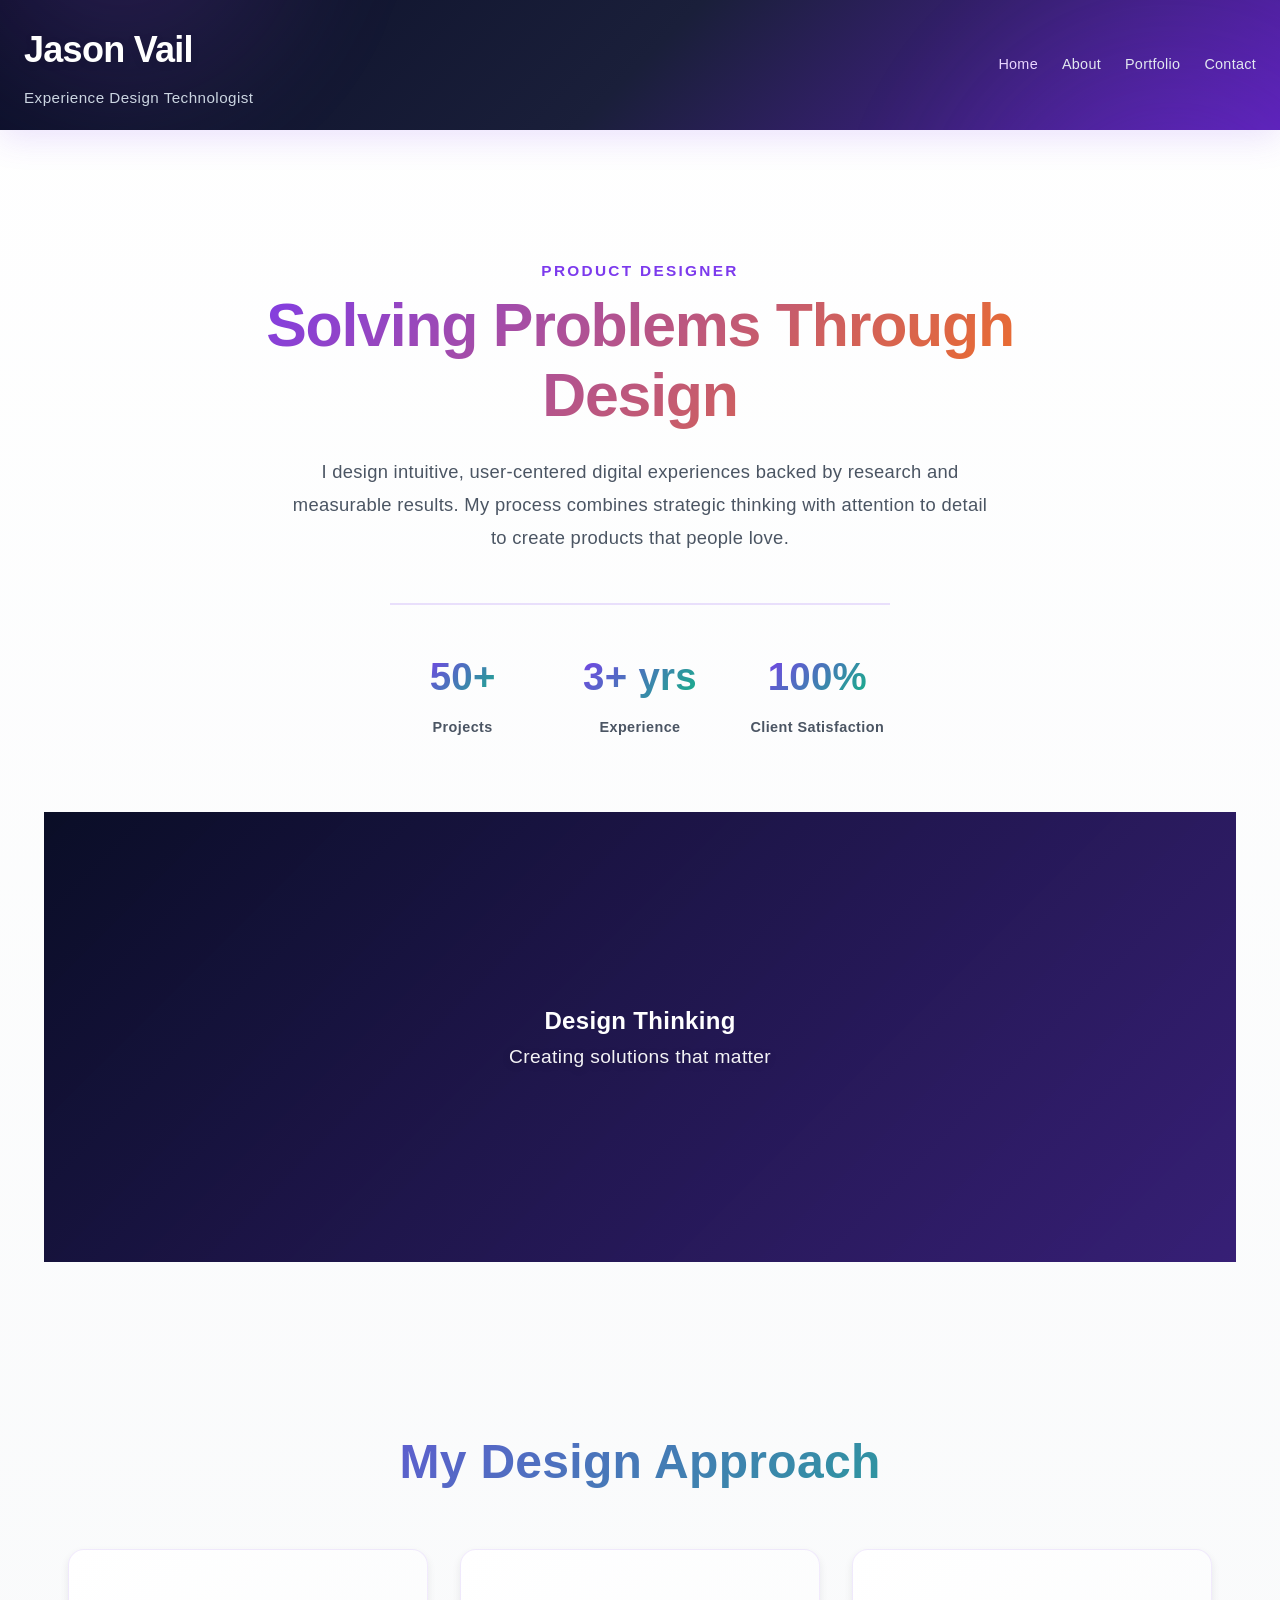
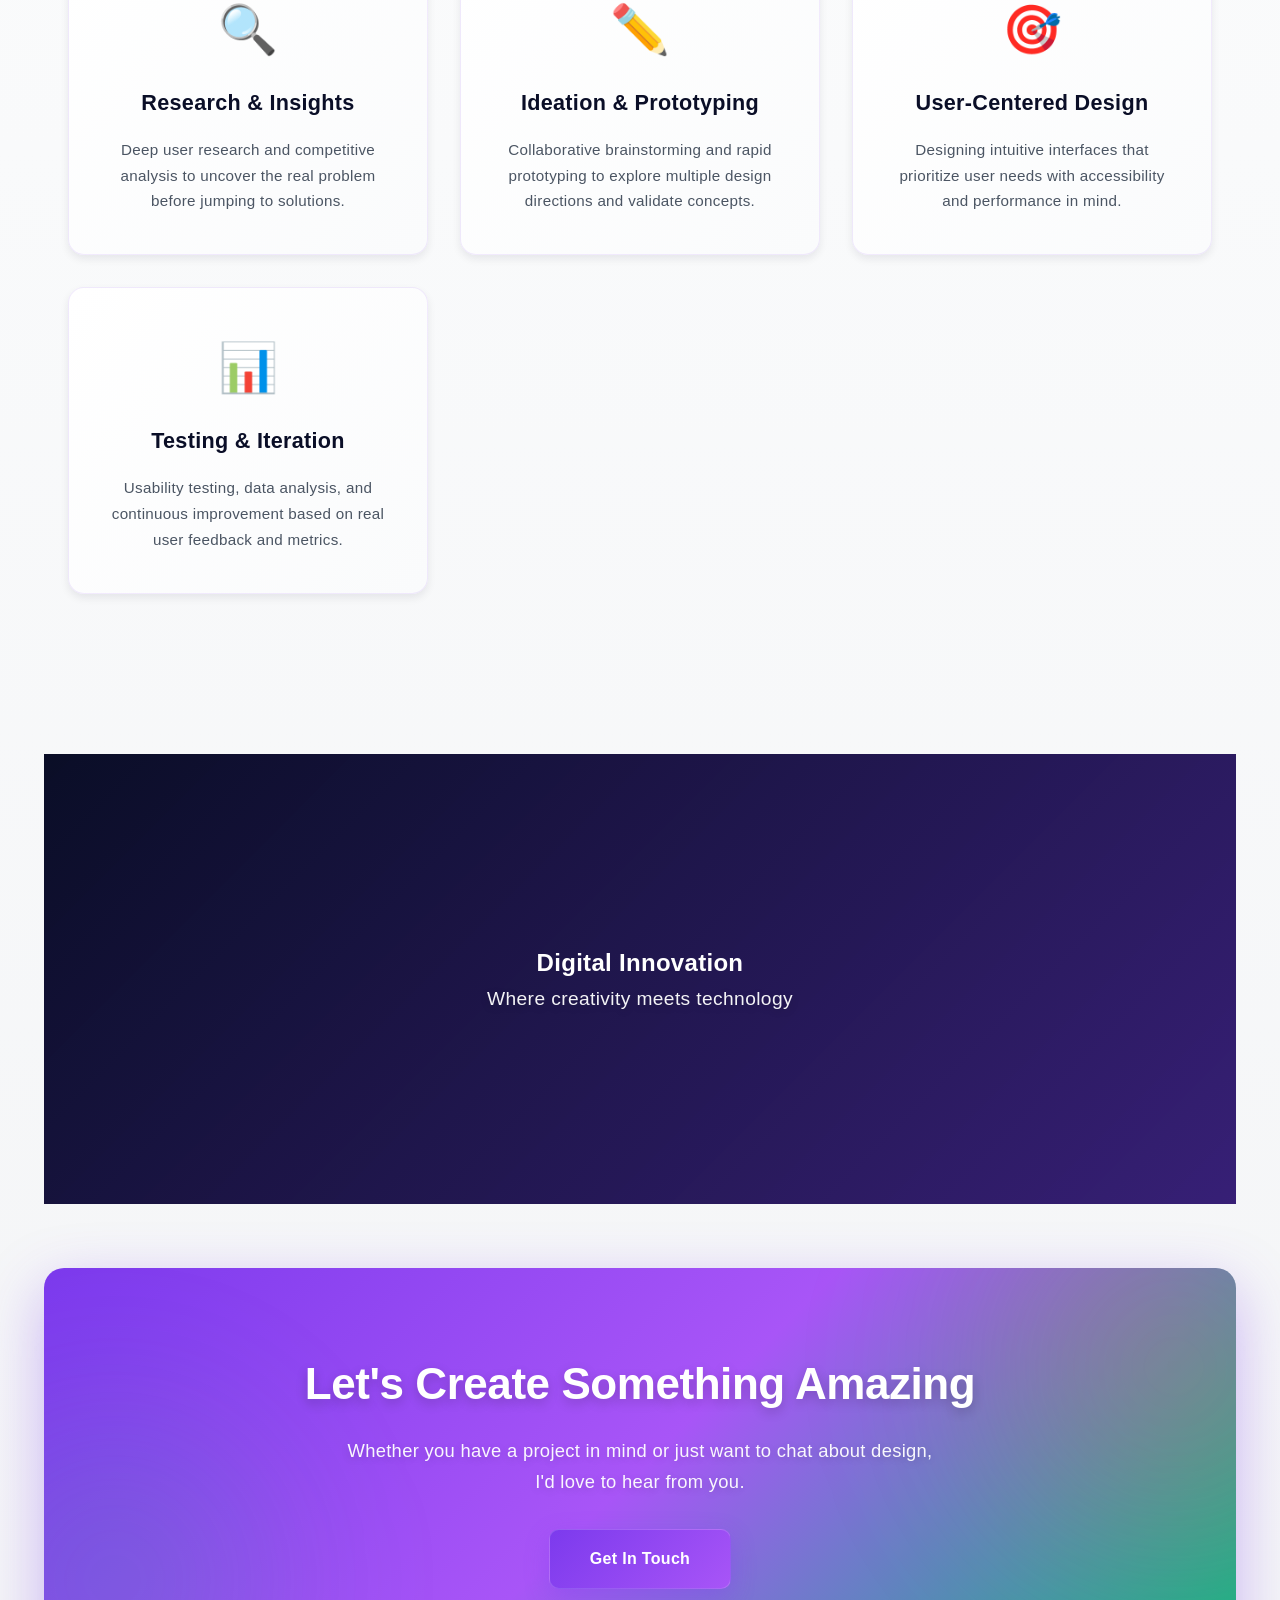
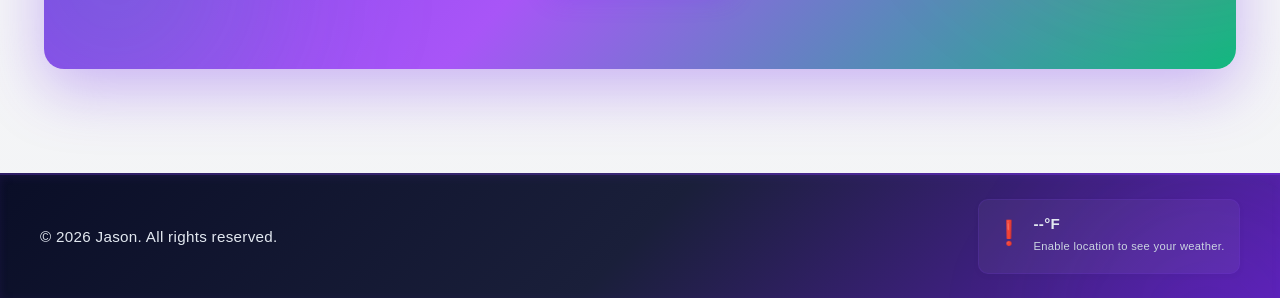
<file: index.html>
<!DOCTYPE html>
<html lang="en">
<head>
    <meta charset="UTF-8">
    <meta name="viewport" content="width=device-width, initial-scale=1.0">
    <meta name="description" content="Jason - Product Designer. Designing user-centered digital experiences backed by research and measurable results.">
    <title>Jason - Product Designer | UX Portfolio</title>
    <link rel="stylesheet" href="styles/styles.css">
    <!-- Preload critical background images -->
    <link rel="preload" as="image" href="https://images.unsplash.com/photo-1561070791-2526d30994b5?w=1200&h=600&fit=crop" media="(min-width: 768px)">
    <link rel="preload" as="image" href="https://images.unsplash.com/photo-1552664730-d307ca884978?w=1200&h=600&fit=crop" media="(min-width: 768px)">
</head>
<body>
    <div id="header-placeholder"></div>
    <main>
        <section class="hero" aria-label="Hero section">
            <div class="hero-content">
                <h1>Product Designer</h1>
                <h2>Solving Problems Through Design</h2>
                <p>I design intuitive, user-centered digital experiences backed by research and measurable results. My process combines strategic thinking with attention to detail to create products that people love.</p>
                <div class="hero-stats" aria-label="Key statistics">
                    <div class="hero-stat">
                        <span class="stat-number" aria-label="Fifty plus">50+</span>
                        <span class="stat-label">Projects</span>
                    </div>
                    <div class="hero-stat">
                        <span class="stat-number" aria-label="Three years plus">3+ yrs</span>
                        <span class="stat-label">Experience</span>
                    </div>
                    <div class="hero-stat">
                        <span class="stat-number" aria-label="One hundred percent">100%</span>
                        <span class="stat-label">Client Satisfaction</span>
                    </div>
                </div>
            </div>
        </section>

        <!-- Parallax Section 1 -->
        <section class="parallax-section" style="background-image: url('https://images.unsplash.com/photo-1561070791-2526d30994b5?w=1200&h=600&fit=crop'); background-attachment: fixed;" aria-label="Design thinking section">
            <div class="parallax-overlay"></div>
            <div class="parallax-content">
                <h2>Design Thinking</h2>
                <p>Creating solutions that matter</p>
            </div>
        </section>

        <!-- Services Overview -->
        <section class="services-overview" aria-label="Design approach and services">
            <h2>My Design Approach</h2>
            <div class="services-grid">
                <div class="service-card">
                    <div class="service-icon" aria-label="Search icon">🔍</div>
                    <h3>Research & Insights</h3>
                    <p>Deep user research and competitive analysis to uncover the real problem before jumping to solutions.</p>
                </div>
                <div class="service-card">
                    <div class="service-icon" aria-label="Pencil icon">✏️</div>
                    <h3>Ideation & Prototyping</h3>
                    <p>Collaborative brainstorming and rapid prototyping to explore multiple design directions and validate concepts.</p>
                </div>
                <div class="service-card">
                    <div class="service-icon" aria-label="Target icon">🎯</div>
                    <h3>User-Centered Design</h3>
                    <p>Designing intuitive interfaces that prioritize user needs with accessibility and performance in mind.</p>
                </div>
                <div class="service-card">
                    <div class="service-icon" aria-label="Chart icon">📊</div>
                    <h3>Testing & Iteration</h3>
                    <p>Usability testing, data analysis, and continuous improvement based on real user feedback and metrics.</p>
                </div>
            </div>
        </section>

        <!-- Parallax Section 2 -->
        <section class="parallax-section" style="background-image: url('https://images.unsplash.com/photo-1552664730-d307ca884978?w=1200&h=600&fit=crop'); background-attachment: fixed;" aria-label="Digital innovation section">
            <div class="parallax-overlay"></div>
            <div class="parallax-content">
                <h2>Digital Innovation</h2>
                <p>Where creativity meets technology</p>
            </div>
        </section>

        <!-- CTA Section -->
        <section class="cta-section" aria-label="Call to action section">
            <h2>Let's Create Something Amazing</h2>
            <p>Whether you have a project in mind or just want to chat about design, I'd love to hear from you.</p>
            <a href="pages/contact.html" class="cta-button" aria-label="Navigate to contact page to get in touch">Get In Touch</a>
        </section>
    </main>

    <div id="footer-placeholder"></div>
    <script src="scripts/header-loader.js" defer></script>
    <script src="scripts/footer-loader.js" defer></script>
    <script src="scripts/image-optimization.js" defer></script>
    <script src="scripts/parallax.js" defer></script>
</body>
</html>
</file>
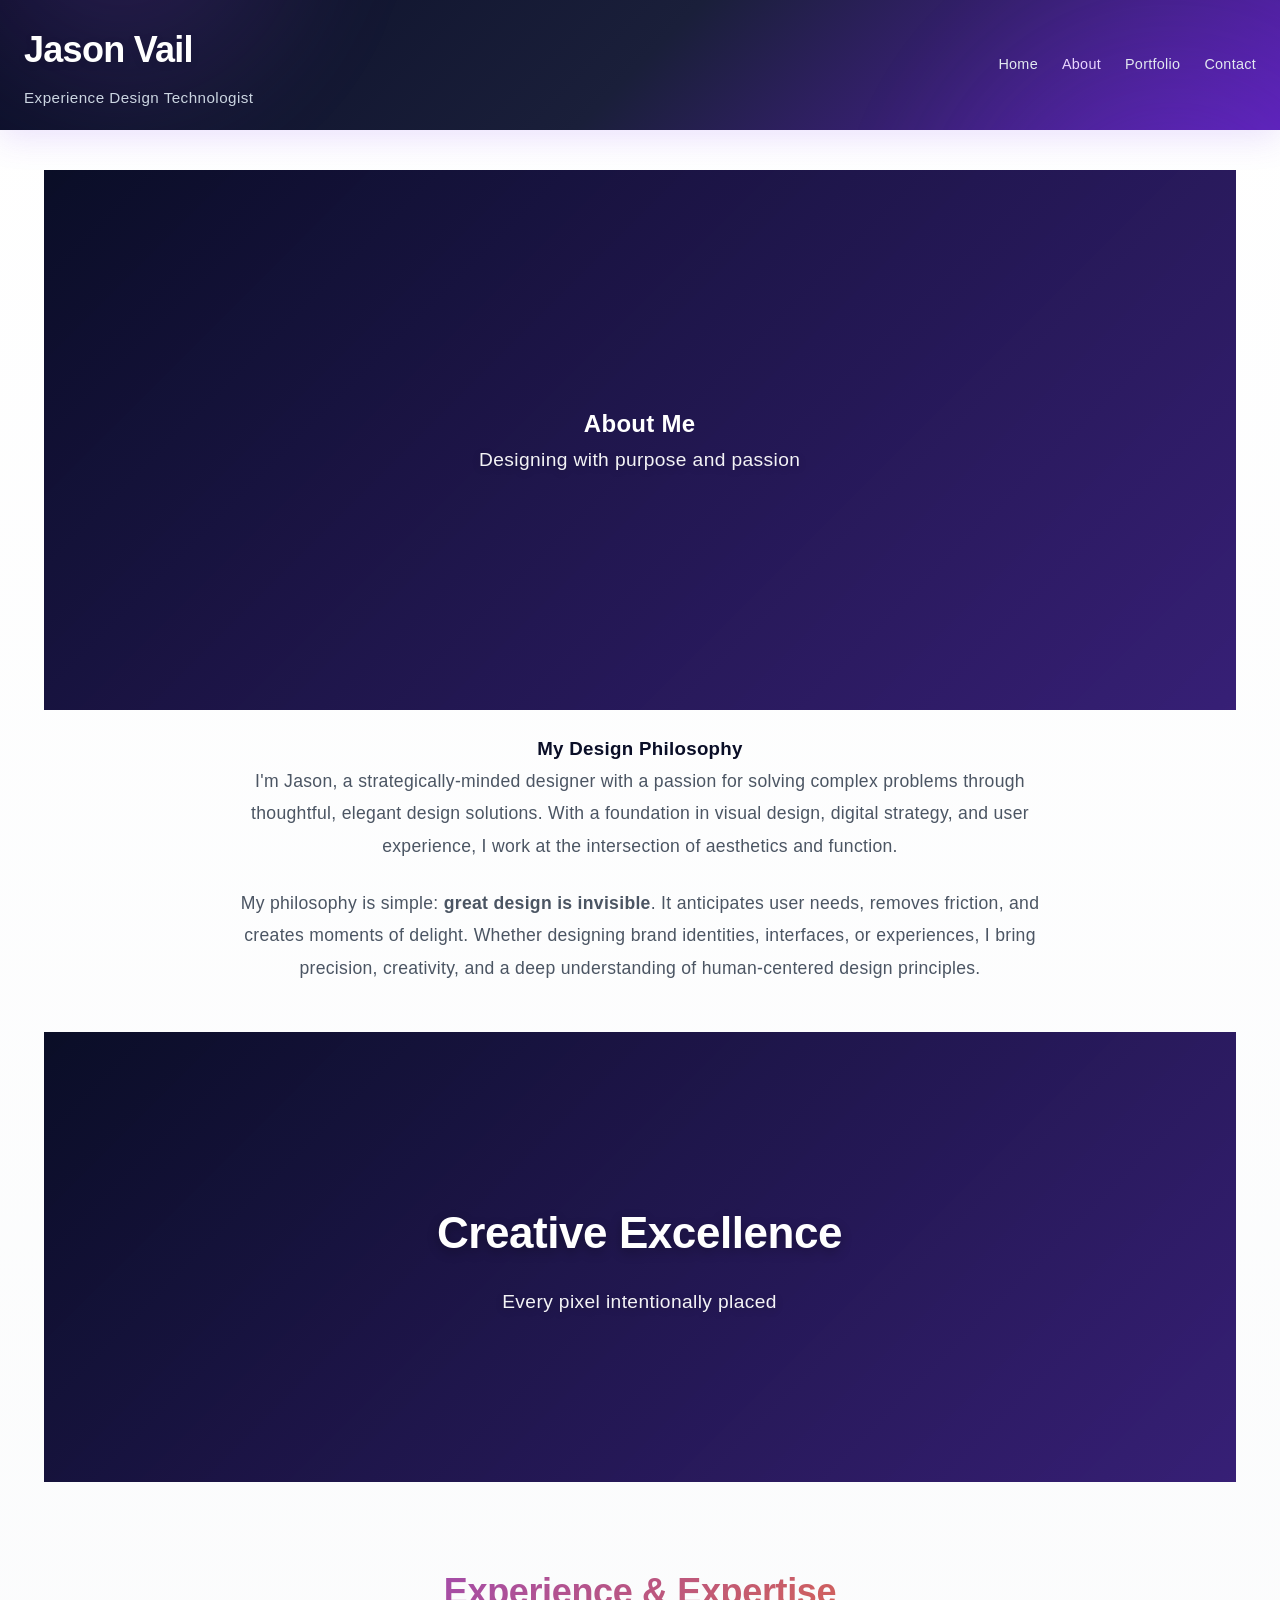
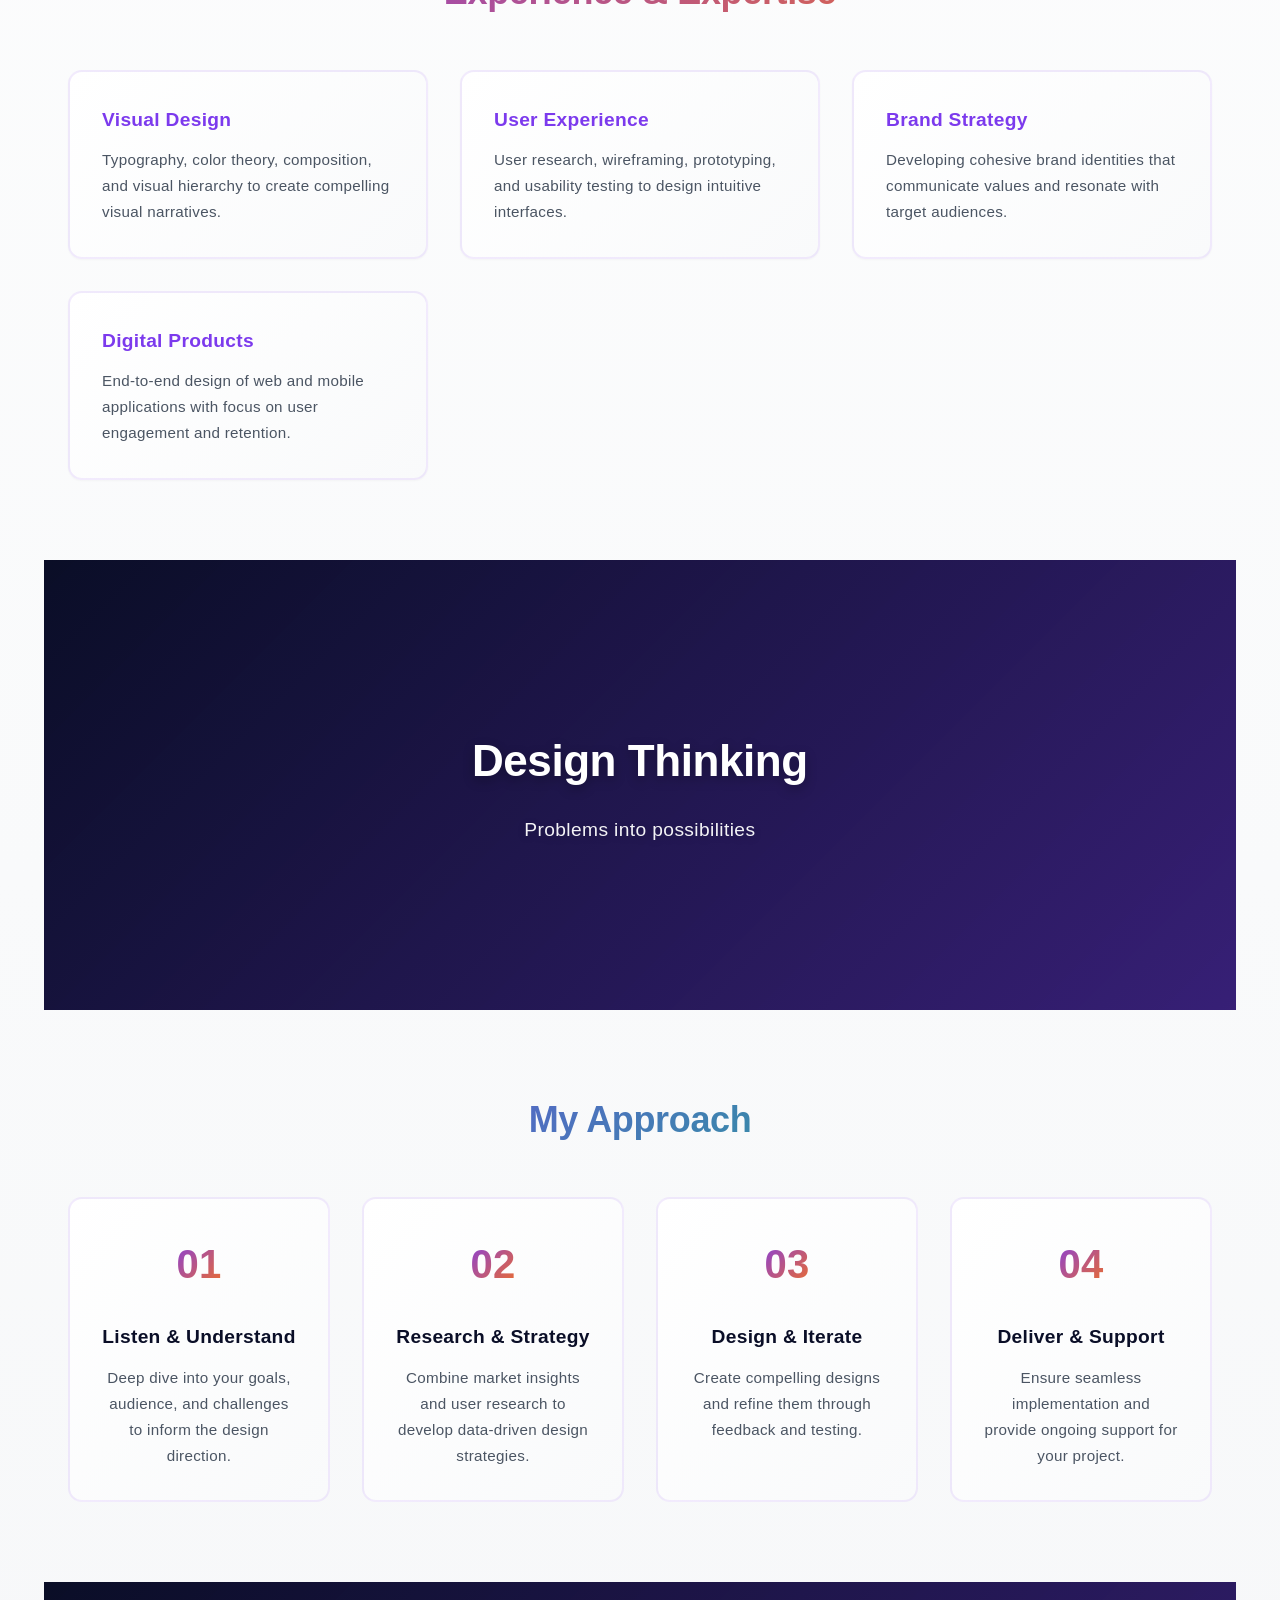
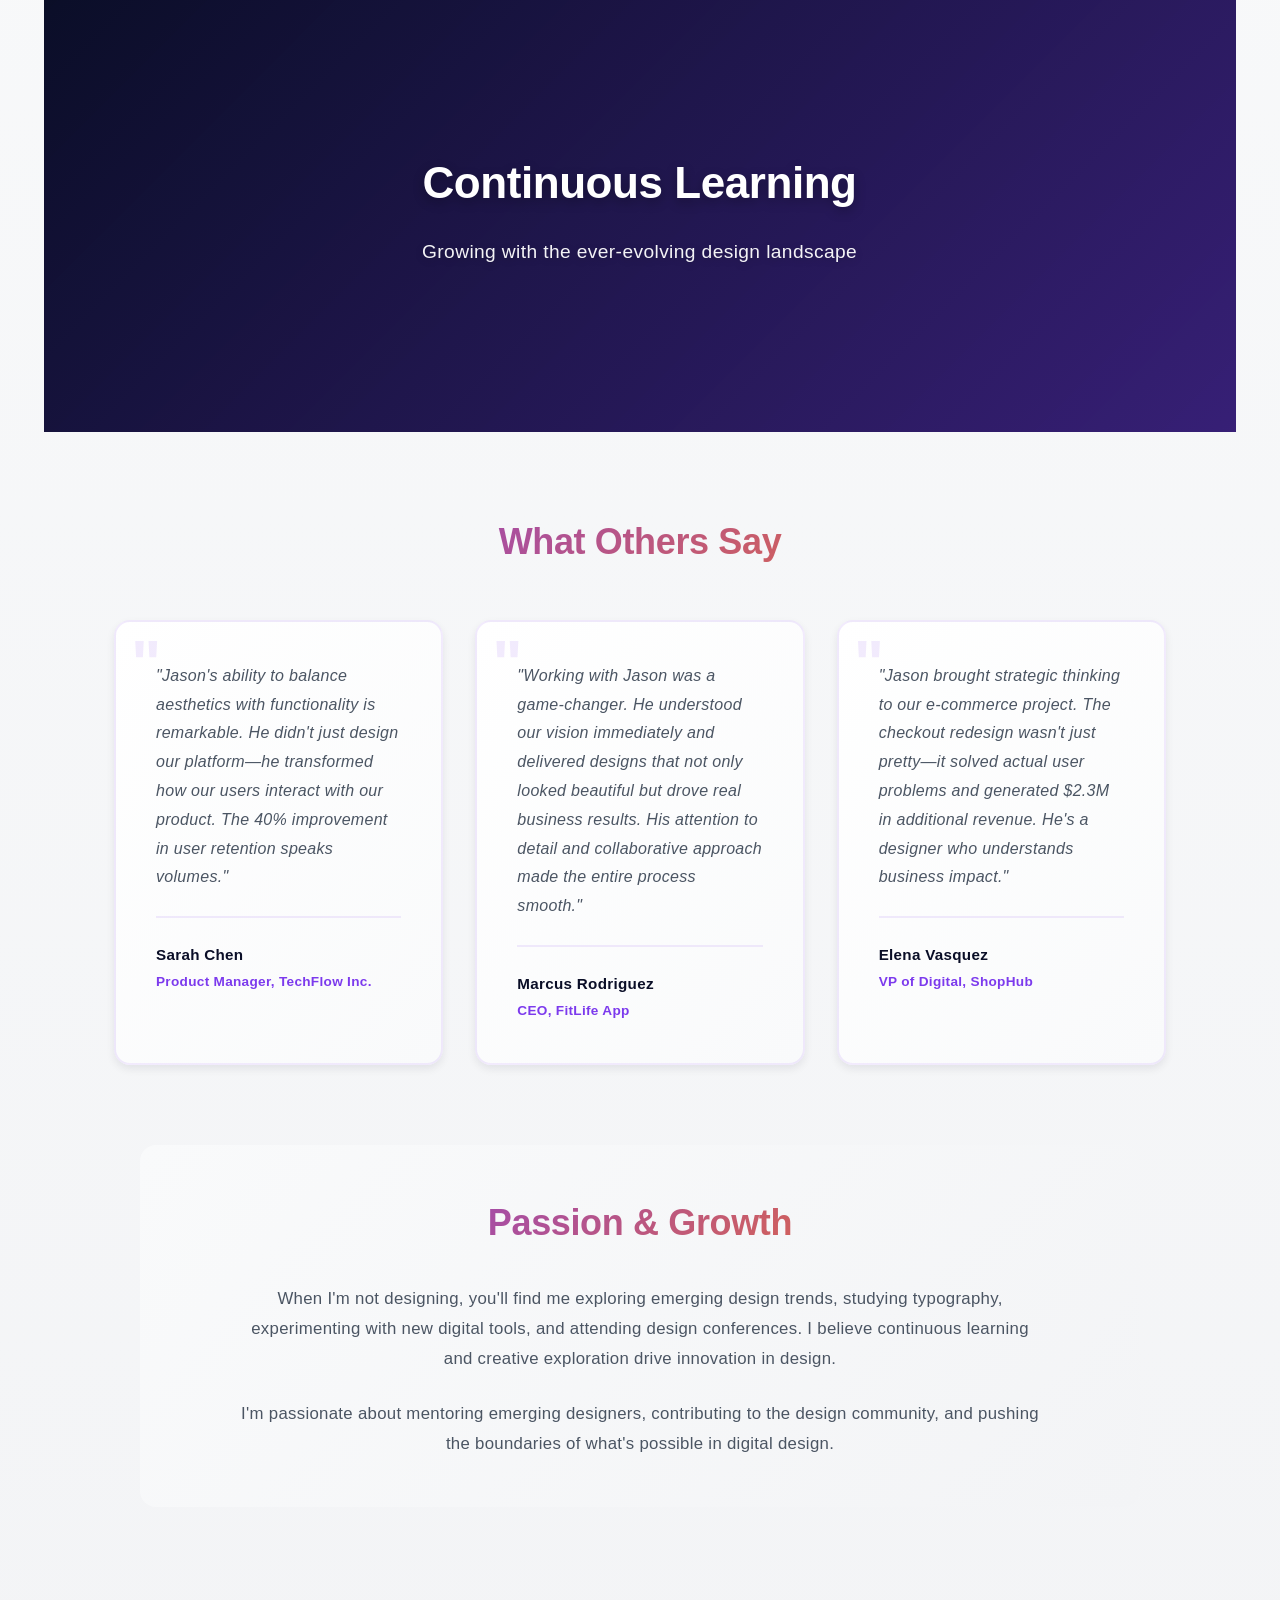
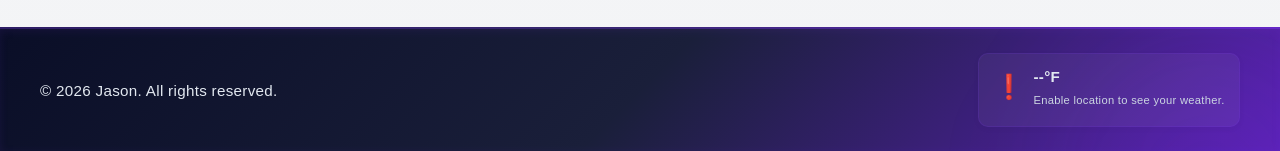
<file: pages/about.html>
<!DOCTYPE html>
<html lang="en">
<head>
    <meta charset="UTF-8">
    <meta name="viewport" content="width=device-width, initial-scale=1.0">
    <meta name="description" content="About Jason - Product Designer with 3+ years of experience in UX/UI design, user research, and digital strategy. Passionate about human-centered design.">
    <title>About Jason - Product Designer | UX Design Philosophy</title>
    <link rel="stylesheet" href="../styles/styles.css">
    <!-- Preload critical background images -->
    <link rel="preload" as="image" href="https://images.unsplash.com/photo-1552664730-d307ca884978?w=1200&h=600&fit=crop" media="(min-width: 768px)">
    <link rel="preload" as="image" href="https://images.unsplash.com/photo-1561070791-2526d30994b5?w=1200&h=600&fit=crop" media="(min-width: 768px)">
</head>
<body>
    <div id="header-placeholder"></div>
    <main>
        <!-- Parallax Hero Image -->
        <section class="parallax-section hero-image" style="background-image: url('https://images.unsplash.com/photo-1552664730-d307ca884978?w=1200&h=600&fit=crop'); background-attachment: fixed;" aria-label="About page hero background">
            <div class="parallax-overlay"></div>
            <div class="parallax-content">
                <h1>About Me</h1>
                <p>Designing with purpose and passion</p>
            </div>
        </section>

        <!-- Main About Section -->
        <section class="about">
            <div class="about-content">
                <h3>My Design Philosophy</h3>
                <p>I'm Jason, a strategically-minded designer with a passion for solving complex problems through thoughtful, elegant design solutions. With a foundation in visual design, digital strategy, and user experience, I work at the intersection of aesthetics and function.</p>
                <p>My philosophy is simple: <strong>great design is invisible</strong>. It anticipates user needs, removes friction, and creates moments of delight. Whether designing brand identities, interfaces, or experiences, I bring precision, creativity, and a deep understanding of human-centered design principles.</p>
            </div>
        </section>

        <!-- Parallax Section -->
        <section class="parallax-section" style="background-image: url('https://images.unsplash.com/photo-1561070791-2526d30994b5?w=1200&h=600&fit=crop');">
            <div class="parallax-overlay"></div>
            <div class="parallax-content">
                <h3>Creative Excellence</h3>
                <p>Every pixel intentionally placed</p>
            </div>
        </section>

        <!-- Experience & Skills -->
        <section class="experience-section">
            <h3>Experience & Expertise</h3>
            <div class="expertise-grid">
                <div class="expertise-item">
                    <h4>Visual Design</h4>
                    <p>Typography, color theory, composition, and visual hierarchy to create compelling visual narratives.</p>
                </div>
                <div class="expertise-item">
                    <h4>User Experience</h4>
                    <p>User research, wireframing, prototyping, and usability testing to design intuitive interfaces.</p>
                </div>
                <div class="expertise-item">
                    <h4>Brand Strategy</h4>
                    <p>Developing cohesive brand identities that communicate values and resonate with target audiences.</p>
                </div>
                <div class="expertise-item">
                    <h4>Digital Products</h4>
                    <p>End-to-end design of web and mobile applications with focus on user engagement and retention.</p>
                </div>
            </div>
        </section>

        <!-- Parallax Section 2 -->
        <section class="parallax-section" style="background-image: url('https://images.unsplash.com/photo-1561070791-2526d30994b5?w=1200&h=600&fit=crop');">
            <div class="parallax-overlay"></div>
            <div class="parallax-content">
                <h3>Design Thinking</h3>
                <p>Problems into possibilities</p>
            </div>
        </section>

        <!-- Personal Approach -->
        <section class="personal-approach">
            <h3>My Approach</h3>
            <div class="approach-items">
                <div class="approach-item">
                    <div class="approach-number">01</div>
                    <h4>Listen & Understand</h4>
                    <p>Deep dive into your goals, audience, and challenges to inform the design direction.</p>
                </div>
                <div class="approach-item">
                    <div class="approach-number">02</div>
                    <h4>Research & Strategy</h4>
                    <p>Combine market insights and user research to develop data-driven design strategies.</p>
                </div>
                <div class="approach-item">
                    <div class="approach-number">03</div>
                    <h4>Design & Iterate</h4>
                    <p>Create compelling designs and refine them through feedback and testing.</p>
                </div>
                <div class="approach-item">
                    <div class="approach-number">04</div>
                    <h4>Deliver & Support</h4>
                    <p>Ensure seamless implementation and provide ongoing support for your project.</p>
                </div>
            </div>
        </section>

        <!-- Parallax Section 3 -->
        <section class="parallax-section" style="background-image: url('https://images.unsplash.com/photo-1561070791-2526d30994b5?w=1200&h=600&fit=crop');">
            <div class="parallax-overlay"></div>
            <div class="parallax-content">
                <h3>Continuous Learning</h3>
                <p>Growing with the ever-evolving design landscape</p>
            </div>
        </section>

        <!-- Testimonials -->
        <section class="testimonials">
            <h3>What Others Say</h3>
            <div class="testimonials-grid">
                <div class="testimonial-card">
                    <div class="testimonial-content">
                        <p>"Jason's ability to balance aesthetics with functionality is remarkable. He didn't just design our platform—he transformed how our users interact with our product. The 40% improvement in user retention speaks volumes."</p>
                    </div>
                    <div class="testimonial-author">
                        <strong>Sarah Chen</strong>
                        <span>Product Manager, TechFlow Inc.</span>
                    </div>
                </div>
                <div class="testimonial-card">
                    <div class="testimonial-content">
                        <p>"Working with Jason was a game-changer. He understood our vision immediately and delivered designs that not only looked beautiful but drove real business results. His attention to detail and collaborative approach made the entire process smooth."</p>
                    </div>
                    <div class="testimonial-author">
                        <strong>Marcus Rodriguez</strong>
                        <span>CEO, FitLife App</span>
                    </div>
                </div>
                <div class="testimonial-card">
                    <div class="testimonial-content">
                        <p>"Jason brought strategic thinking to our e-commerce project. The checkout redesign wasn't just pretty—it solved actual user problems and generated $2.3M in additional revenue. He's a designer who understands business impact."</p>
                    </div>
                    <div class="testimonial-author">
                        <strong>Elena Vasquez</strong>
                        <span>VP of Digital, ShopHub</span>
                    </div>
                </div>
            </div>
        </section>

        <!-- Interests & Growth -->
        <section class="interests">
            <h3>Passion & Growth</h3>
            <p>When I'm not designing, you'll find me exploring emerging design trends, studying typography, experimenting with new digital tools, and attending design conferences. I believe continuous learning and creative exploration drive innovation in design.</p>
            <p>I'm passionate about mentoring emerging designers, contributing to the design community, and pushing the boundaries of what's possible in digital design.</p>
        </section>
    </main>

    <div id="footer-placeholder"></div>
    <script src="../scripts/header-loader.js" defer></script>
    <script src="../scripts/footer-loader.js" defer></script>
    <script src="../scripts/image-optimization.js" defer></script>
    <script src="../scripts/parallax.js" defer></script>
</body>
</html>
</file>
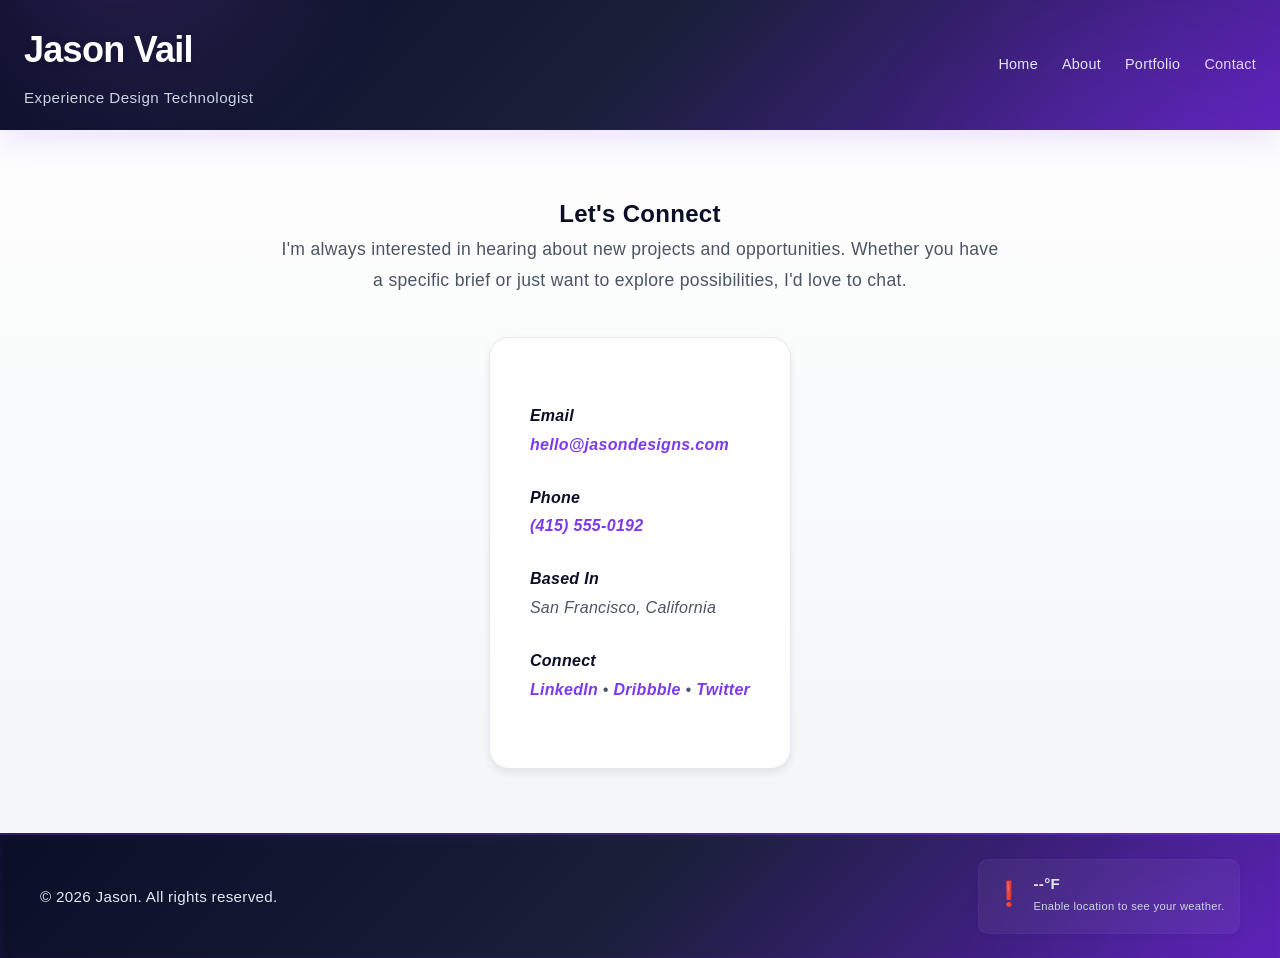
<file: pages/contact.html>
<!DOCTYPE html>
<html lang="en">
<head>
    <meta charset="UTF-8">
    <meta name="viewport" content="width=device-width, initial-scale=1.0">
    <meta name="description" content="Contact Jason - Product Designer. Get in touch via email, phone, or social media. Based in San Francisco.">
    <title>Contact Jason - Designer | Email & Social</title>
    <link rel="stylesheet" href="../styles/styles.css">
</head>
<body>
    <div id="header-placeholder"></div>
    <main>
        <section class="contact">
            <h1>Let's Connect</h1>
            <p>I'm always interested in hearing about new projects and opportunities. Whether you have a specific brief or just want to explore possibilities, I'd love to chat.</p>
            <address class="contact-info">
                <p><strong>Email</strong><br><a href="mailto:hello@jasondesigns.com" aria-label="Send email to Jason">hello@jasondesigns.com</a></p>
                <p><strong>Phone</strong><br><a href="tel:+14155550192" aria-label="Call Jason at 415 555 0192">(415) 555-0192</a></p>
                <p><strong>Based In</strong><br>San Francisco, California</p>
                <p><strong>Connect</strong><br>
                    <a href="https://linkedin.com/in/jason-designer" target="_blank" rel="noopener noreferrer" aria-label="Visit Jason's LinkedIn profile">LinkedIn</a> • 
                    <a href="https://dribbble.com/jason-designer" target="_blank" rel="noopener noreferrer" aria-label="Visit Jason's Dribbble portfolio">Dribbble</a> • 
                    <a href="https://twitter.com/jasondesigns" target="_blank" rel="noopener noreferrer" aria-label="Follow Jason on Twitter">Twitter</a>
                </p>
            </address>
        </section>
    </main>
    <div id="footer-placeholder"></div>
    <script src="../scripts/header-loader.js" defer></script>
    <script src="../scripts/footer-loader.js" defer></script>
</body>
</html>
</file>
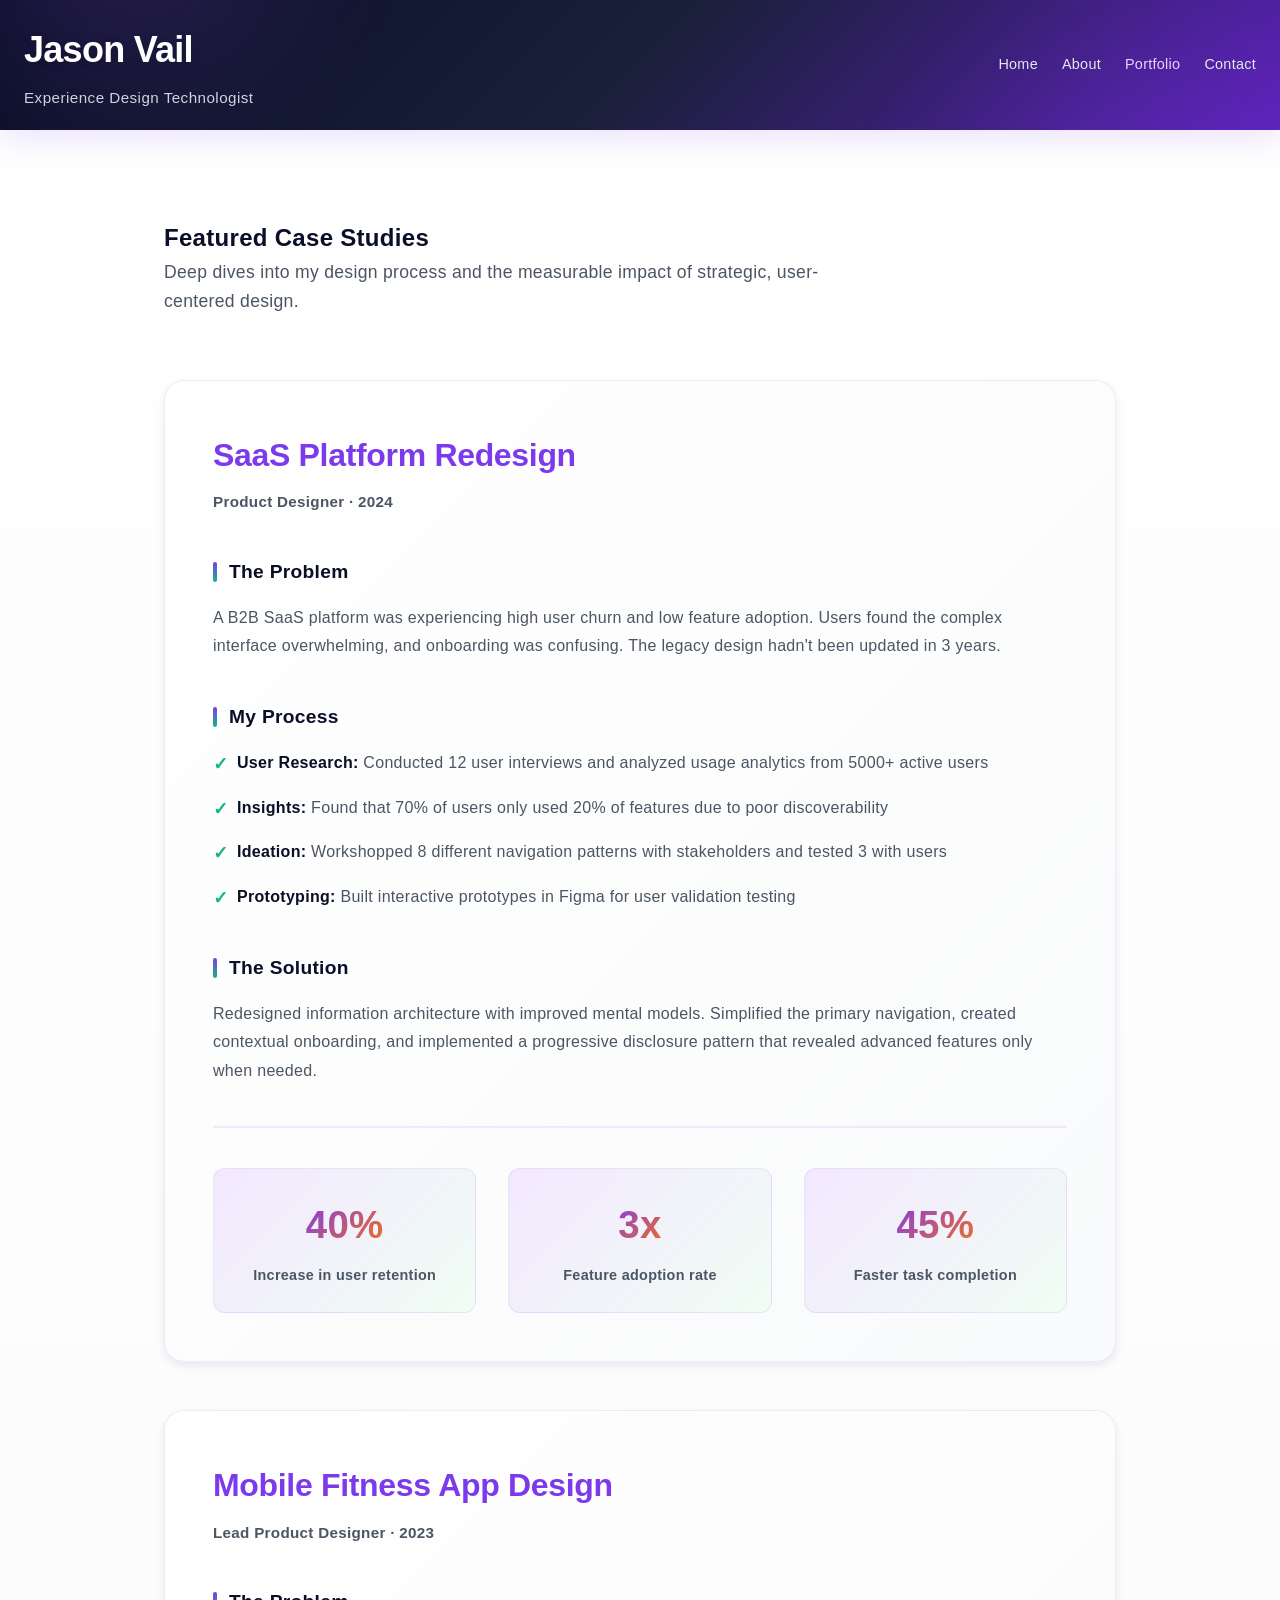
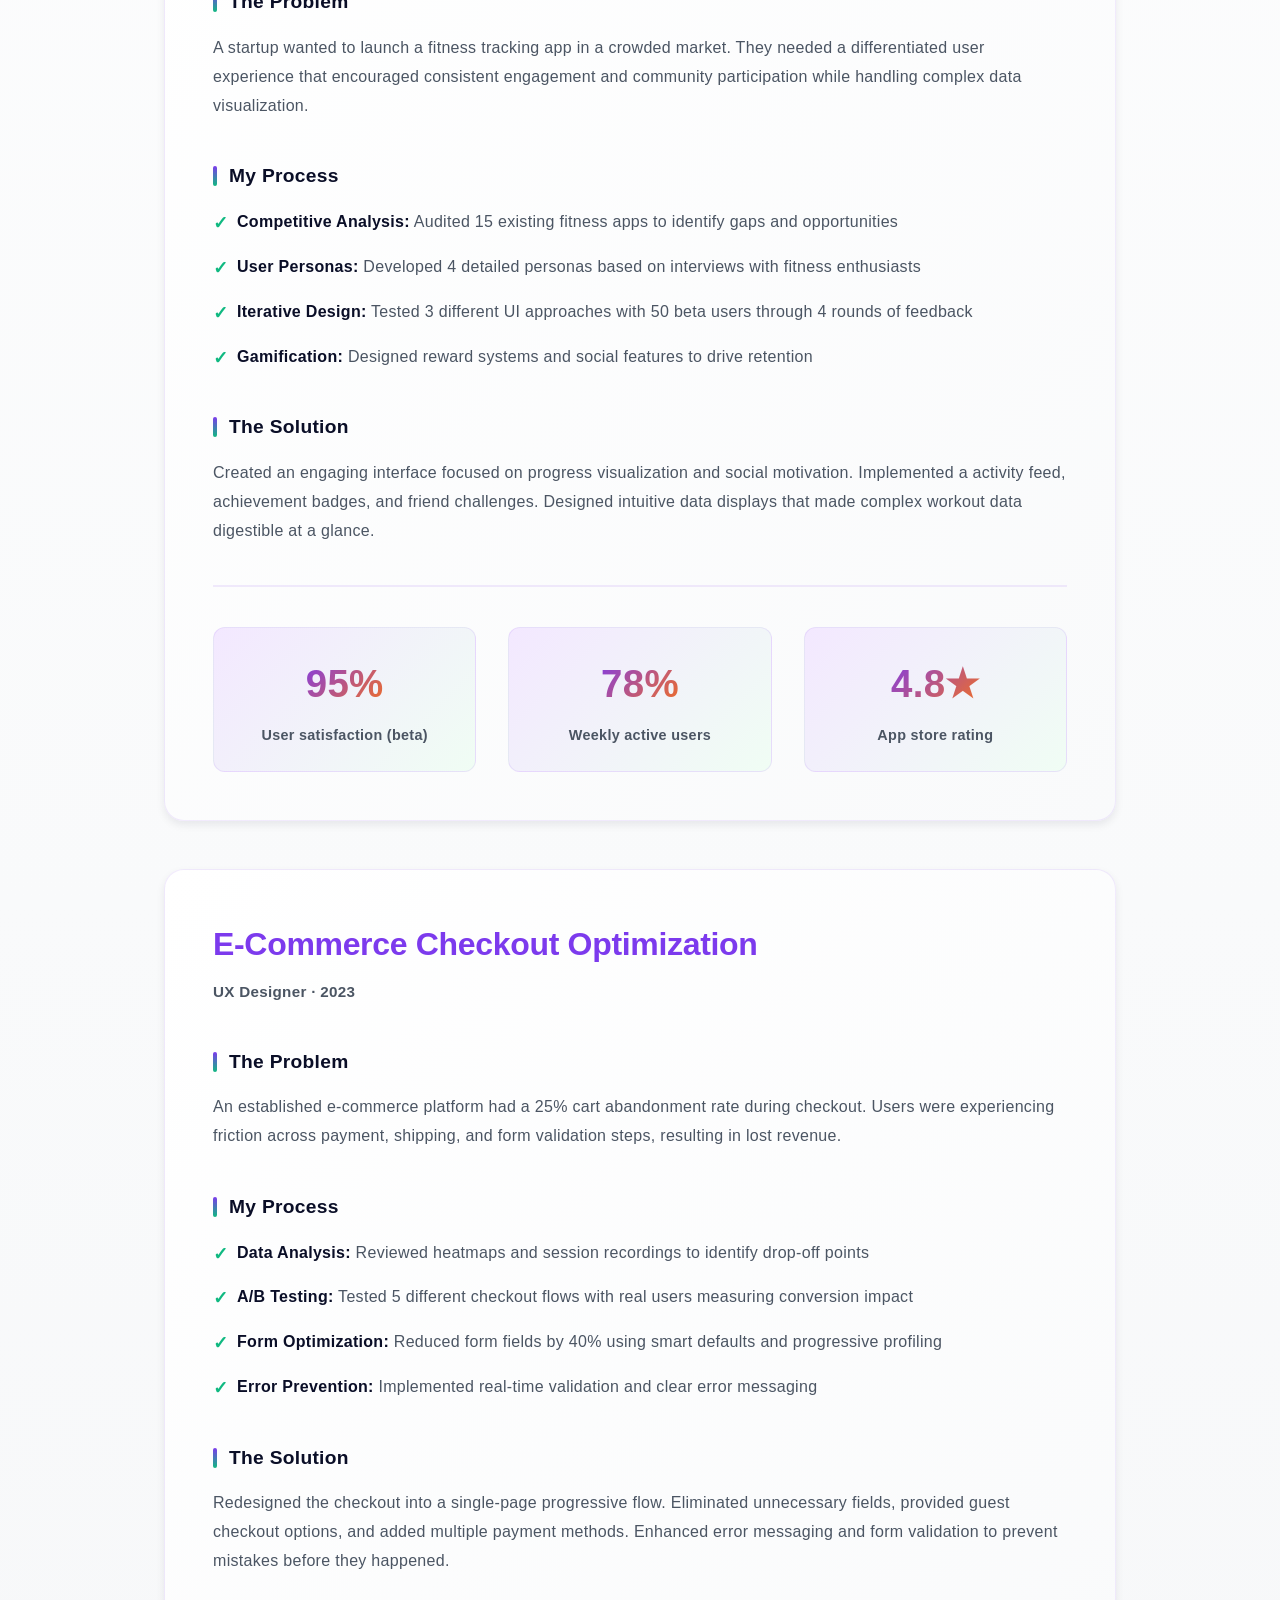
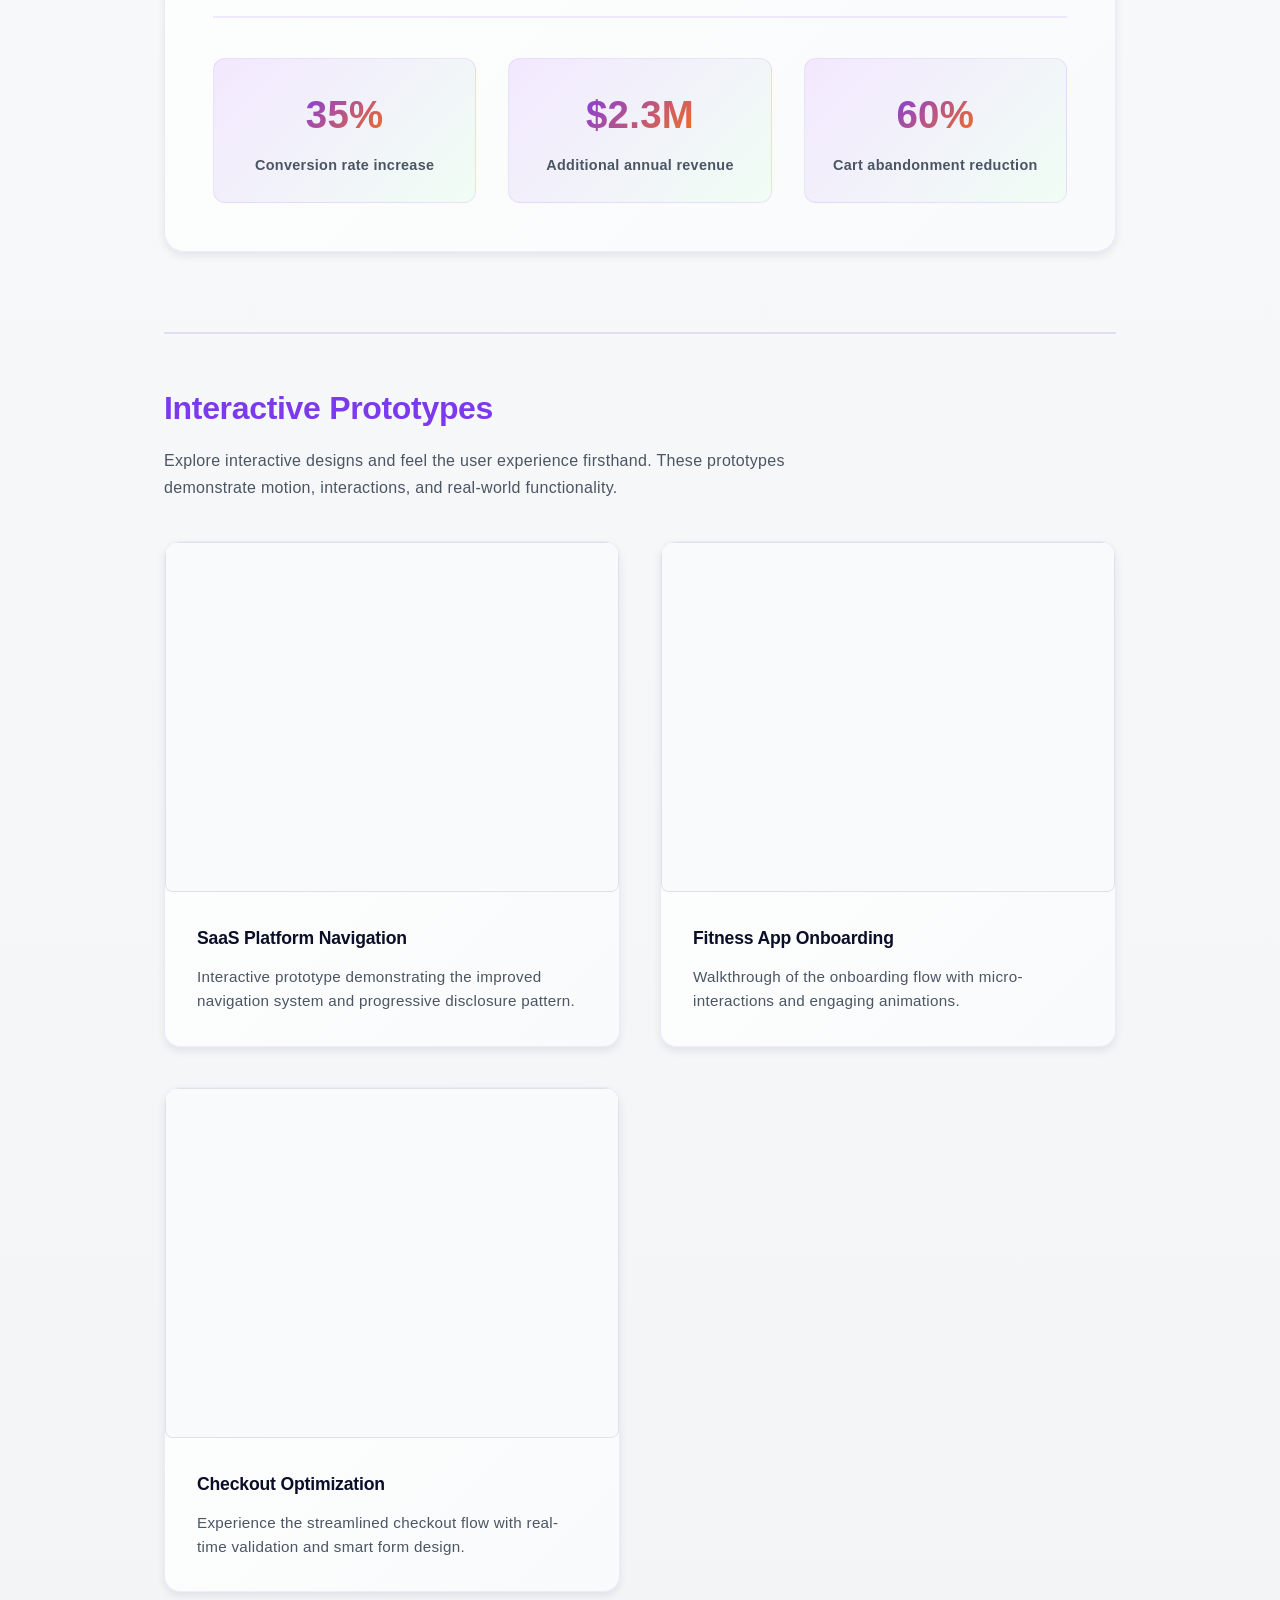
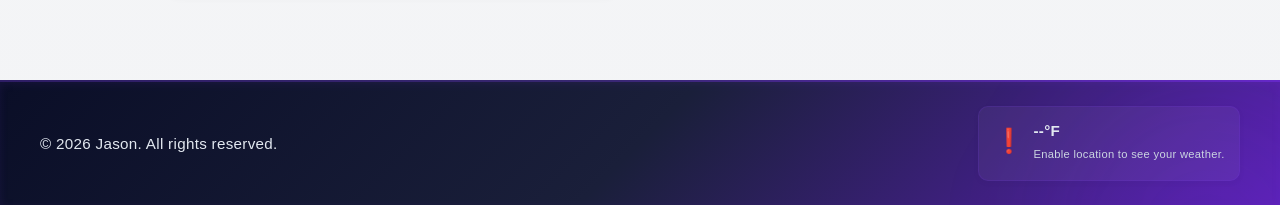
<file: pages/portfolio.html>
<!DOCTYPE html>
<html lang="en">
<head>
    <meta charset="UTF-8">
    <meta name="viewport" content="width=device-width, initial-scale=1.0">
    <meta name="description" content="Portfolio of UX design case studies featuring SaaS redesigns, mobile apps, and e-commerce optimization projects with measurable business results.">
    <title>Portfolio - Jason | UX Designer & Case Studies</title>
    <link rel="stylesheet" href="../styles/styles.css">
</head>
<body>
    <div id="header-placeholder"></div>
    <main>
        <section class="portfolio">
            <h1>Featured Case Studies</h1>
            <p class="portfolio-intro">Deep dives into my design process and the measurable impact of strategic, user-centered design.</p>

            <!-- Case Study 1 -->
            <div class="case-study">
                <div class="case-study-header">
                    <h3>SaaS Platform Redesign</h3>
                    <span class="case-study-role">Product Designer · 2024</span>
                </div>

                <div class="case-study-section">
                    <h4>The Problem</h4>
                    <p>A B2B SaaS platform was experiencing high user churn and low feature adoption. Users found the complex interface overwhelming, and onboarding was confusing. The legacy design hadn't been updated in 3 years.</p>
                </div>

                <div class="case-study-section">
                    <h4>My Process</h4>
                    <ul class="process-list">
                        <li><strong>User Research:</strong> Conducted 12 user interviews and analyzed usage analytics from 5000+ active users</li>
                        <li><strong>Insights:</strong> Found that 70% of users only used 20% of features due to poor discoverability</li>
                        <li><strong>Ideation:</strong> Workshopped 8 different navigation patterns with stakeholders and tested 3 with users</li>
                        <li><strong>Prototyping:</strong> Built interactive prototypes in Figma for user validation testing</li>
                    </ul>
                </div>

                <div class="case-study-section">
                    <h4>The Solution</h4>
                    <p>Redesigned information architecture with improved mental models. Simplified the primary navigation, created contextual onboarding, and implemented a progressive disclosure pattern that revealed advanced features only when needed.</p>
                </div>

                <div class="case-study-metrics">
                    <div class="metric-card">
                        <span class="metric-value">40%</span>
                        <span class="metric-label">Increase in user retention</span>
                    </div>
                    <div class="metric-card">
                        <span class="metric-value">3x</span>
                        <span class="metric-label">Feature adoption rate</span>
                    </div>
                    <div class="metric-card">
                        <span class="metric-value">45%</span>
                        <span class="metric-label">Faster task completion</span>
                    </div>
                </div>
            </div>

            <!-- Case Study 2 -->
            <div class="case-study">
                <div class="case-study-header">
                    <h3>Mobile Fitness App Design</h3>
                    <span class="case-study-role">Lead Product Designer · 2023</span>
                </div>

                <div class="case-study-section">
                    <h4>The Problem</h4>
                    <p>A startup wanted to launch a fitness tracking app in a crowded market. They needed a differentiated user experience that encouraged consistent engagement and community participation while handling complex data visualization.</p>
                </div>

                <div class="case-study-section">
                    <h4>My Process</h4>
                    <ul class="process-list">
                        <li><strong>Competitive Analysis:</strong> Audited 15 existing fitness apps to identify gaps and opportunities</li>
                        <li><strong>User Personas:</strong> Developed 4 detailed personas based on interviews with fitness enthusiasts</li>
                        <li><strong>Iterative Design:</strong> Tested 3 different UI approaches with 50 beta users through 4 rounds of feedback</li>
                        <li><strong>Gamification:</strong> Designed reward systems and social features to drive retention</li>
                    </ul>
                </div>

                <div class="case-study-section">
                    <h4>The Solution</h4>
                    <p>Created an engaging interface focused on progress visualization and social motivation. Implemented a activity feed, achievement badges, and friend challenges. Designed intuitive data displays that made complex workout data digestible at a glance.</p>
                </div>

                <div class="case-study-metrics">
                    <div class="metric-card">
                        <span class="metric-value">95%</span>
                        <span class="metric-label">User satisfaction (beta)</span>
                    </div>
                    <div class="metric-card">
                        <span class="metric-value">78%</span>
                        <span class="metric-label">Weekly active users</span>
                    </div>
                    <div class="metric-card">
                        <span class="metric-value">4.8★</span>
                        <span class="metric-label">App store rating</span>
                    </div>
                </div>
            </div>

            <!-- Case Study 3 -->
            <div class="case-study">
                <div class="case-study-header">
                    <h3>E-Commerce Checkout Optimization</h3>
                    <span class="case-study-role">UX Designer · 2023</span>
                </div>

                <div class="case-study-section">
                    <h4>The Problem</h4>
                    <p>An established e-commerce platform had a 25% cart abandonment rate during checkout. Users were experiencing friction across payment, shipping, and form validation steps, resulting in lost revenue.</p>
                </div>

                <div class="case-study-section">
                    <h4>My Process</h4>
                    <ul class="process-list">
                        <li><strong>Data Analysis:</strong> Reviewed heatmaps and session recordings to identify drop-off points</li>
                        <li><strong>A/B Testing:</strong> Tested 5 different checkout flows with real users measuring conversion impact</li>
                        <li><strong>Form Optimization:</strong> Reduced form fields by 40% using smart defaults and progressive profiling</li>
                        <li><strong>Error Prevention:</strong> Implemented real-time validation and clear error messaging</li>
                    </ul>
                </div>

                <div class="case-study-section">
                    <h4>The Solution</h4>
                    <p>Redesigned the checkout into a single-page progressive flow. Eliminated unnecessary fields, provided guest checkout options, and added multiple payment methods. Enhanced error messaging and form validation to prevent mistakes before they happened.</p>
                </div>

                <div class="case-study-metrics">
                    <div class="metric-card">
                        <span class="metric-value">35%</span>
                        <span class="metric-label">Conversion rate increase</span>
                    </div>
                    <div class="metric-card">
                        <span class="metric-value">$2.3M</span>
                        <span class="metric-label">Additional annual revenue</span>
                    </div>
                    <div class="metric-card">
                        <span class="metric-value">60%</span>
                        <span class="metric-label">Cart abandonment reduction</span>
                    </div>
                </div>
            </div>

            <!-- Interactive Prototypes Section -->
            <div class="prototypes-section">
                <h3>Interactive Prototypes</h3>
                <p>Explore interactive designs and feel the user experience firsthand. These prototypes demonstrate motion, interactions, and real-world functionality.</p>

                <div class="prototypes-grid">
                    <div class="prototype-card">
                        <div class="prototype-embed">
                            <iframe style="border: 1px solid rgba(0, 0, 0, 0.1); border-radius: 8px; width: 100%; height: 500px;" src="https://www.figma.com/embed?embed_host=share&url=https%3A%2F%2Fwww.figma.com%2Fproto%2F1" allowfullscreen></iframe>
                        </div>
                        <div class="prototype-info">
                            <h4>SaaS Platform Navigation</h4>
                            <p>Interactive prototype demonstrating the improved navigation system and progressive disclosure pattern.</p>
                        </div>
                    </div>

                    <div class="prototype-card">
                        <div class="prototype-embed">
                            <iframe style="border: 1px solid rgba(0, 0, 0, 0.1); border-radius: 8px; width: 100%; height: 500px;" src="https://www.figma.com/embed?embed_host=share&url=https%3A%2F%2Fwww.figma.com%2Fproto%2F2" allowfullscreen></iframe>
                        </div>
                        <div class="prototype-info">
                            <h4>Fitness App Onboarding</h4>
                            <p>Walkthrough of the onboarding flow with micro-interactions and engaging animations.</p>
                        </div>
                    </div>

                    <div class="prototype-card">
                        <div class="prototype-embed">
                            <iframe style="border: 1px solid rgba(0, 0, 0, 0.1); border-radius: 8px; width: 100%; height: 500px;" src="https://www.figma.com/embed?embed_host=share&url=https%3A%2F%2Fwww.figma.com%2Fproto%2F3" allowfullscreen></iframe>
                        </div>
                        <div class="prototype-info">
                            <h4>Checkout Optimization</h4>
                            <p>Experience the streamlined checkout flow with real-time validation and smart form design.</p>
                        </div>
                    </div>
                </div>
            </div>
        </section>
    </main>
    <div id="footer-placeholder"></div>
    <script src="../scripts/header-loader.js" defer></script>
    <script src="../scripts/footer-loader.js" defer></script>
</body>
</html>
</file>
<file: styles/styles.css>
:root {
    --primary: #ffffff;
    --secondary: #fafbfc;
    --accent: #7c3aed;
    --accent-light: #a855f7;
    --accent-subtle: #f3e8ff;
    --accent-dark: #6d28d9;
    --emerald: #10b981;
    --emerald-light: #34d399;
    --orange: #f97316;
    --orange-light: #fb923c;
    --text-primary: #0a0e27;
    --text-secondary: #4b5563;
    --text-tertiary: #7a8290;
    --border: #e5e7eb;
    --border-light: #f3f4f6;
    --shadow-sm: 0 1px 2px 0 rgba(10, 14, 39, 0.03);
    --shadow-md: 0 4px 8px rgba(10, 14, 39, 0.08);
    --shadow-lg: 0 12px 24px rgba(10, 14, 39, 0.15);
    --shadow-xl: 0 20px 40px rgba(10, 14, 39, 0.18);
    --shadow-glow: 0 0 30px rgba(124, 58, 237, 0.2);
    --transition: all 0.35s cubic-bezier(0.4, 0, 0.2, 1);
}

* {
    margin: 0;
    padding: 0;
    box-sizing: border-box;
}

/* Loading state optimization */
html.images-loading .parallax-section {
    background-color: #0a0e27;
    opacity: 0.95;
}

html:not(.images-loading) .parallax-section {
    animation: imageLoadFadeIn 0.6s ease-out;
}

@keyframes imageLoadFadeIn {
    from {
        opacity: 0.95;
    }
    to {
        opacity: 1;
    }
}

html {
    scroll-behavior: smooth;
}

body {
    font-family: -apple-system, BlinkMacSystemFont, 'Segoe UI', 'Roboto', 'Helvetica Neue', sans-serif;
    background: linear-gradient(180deg, #ffffff 0%, #f9fafb 50%, #f3f4f6 100%);
    color: var(--text-primary);
    min-height: 100vh;
    display: flex;
    flex-direction: column;
    line-height: 1.65;
    letter-spacing: 0.3px;
}

header {
    background: linear-gradient(135deg, #0a0e27 0%, #1a1f3a 50%, #5b21b6 100%);
    color: white;
    padding: 1.25rem 1.5rem;
    position: relative;
    overflow: hidden;
    display: flex;
    align-items: center;
    justify-content: space-between;
    gap: 2rem;
    flex-wrap: wrap;
    box-shadow: 0 8px 32px rgba(124, 58, 237, 0.15);
}

header::before {
    content: '';
    position: absolute;
    top: -40%;
    right: -15%;
    width: 600px;
    height: 600px;
    background: radial-gradient(circle, rgba(124, 58, 237, 0.25) 0%, transparent 70%);
    border-radius: 50%;
    filter: blur(40px);
}

header::after {
    content: '';
    position: absolute;
    bottom: -30%;
    left: -10%;
    width: 500px;
    height: 500px;
    background: radial-gradient(circle, rgba(168, 85, 247, 0.2) 0%, transparent 70%);
    border-radius: 50%;
    filter: blur(40px);
}

.header-brand {
    display: flex;
    flex-direction: column;
    align-items: flex-start;
    position: relative;
    z-index: 1;
}

header h1 {
    margin: 0;
    font-size: clamp(1.5rem, 3vw, 2.25rem);
    font-weight: 800;
    letter-spacing: -0.02em;
    color: #ffffff;
    text-shadow: 0 2px 8px rgba(0, 0, 0, 0.1);
}

header p {
    font-size: clamp(0.8rem, 1.5vw, 0.95rem);
    margin: 0.35rem 0 0 0;
    color: #cbd5e1;
    font-weight: 400;
    letter-spacing: 0.03em;
}

header nav {
    background-color: transparent;
    padding: 0;
    box-shadow: none;
    position: static;
    z-index: 1;
    border-bottom: none;
    backdrop-filter: none;
    display: flex;
    justify-content: flex-end;
    flex-wrap: nowrap;
    gap: 1.5rem;
}

header nav a {
    color: #e2e8f0;
    text-decoration: none;
    font-weight: 500;
    font-size: 0.9rem;
    transition: var(--transition);
    position: relative;
    padding: 0.5rem 0;
    letter-spacing: 0.02em;
}

header nav a::after {
    content: '';
    position: absolute;
    bottom: -6px;
    left: 50%;
    width: 0;
    height: 2px;
    background: linear-gradient(90deg, #a855f7 0%, #f97316 100%);
    transition: width 0.35s cubic-bezier(0.4, 0, 0.2, 1), left 0.35s cubic-bezier(0.4, 0, 0.2, 1);
    transform: translateX(-50%);
    border-radius: 2px;
}

header nav a:hover {
    color: #f9fafb;
}

header nav a:hover::after {
    width: 100%;
    left: 50%;
}

main {
    flex: 1;
    padding: 2.5rem 1.5rem;
    max-width: 1240px;
    margin: 0 auto;
    width: 100%;
    animation: fadeInUp 0.6s ease-out;
}

@keyframes fadeInUp {
    from {
        opacity: 0;
        transform: translateY(20px);
    }
    to {
        opacity: 1;
        transform: translateY(0);
    }
}

footer {
    background: linear-gradient(135deg, #0a0e27 0%, #1a1f3a 50%, #5b21b6 100%);
    color: #cbd5e1;
    padding: 2.5rem 1.5rem;
    margin-top: auto;
    border-top: 2px solid rgba(124, 58, 237, 0.3);
    box-shadow: inset 0 2px 8px rgba(124, 58, 237, 0.1);
}

footer p {
    font-size: 0.9rem;
    letter-spacing: 0.02em;
}

/* Home Page */
.hero {
    text-align: center;
    padding: 4rem 2rem 3rem;
    margin: 1.5rem 0;
    max-width: 900px;
    margin-left: auto;
    margin-right: auto;
}

.hero-content {
    animation: fadeInUp 0.8s cubic-bezier(0.4, 0, 0.2, 1);
}

.hero h1 {
    font-size: clamp(0.95rem, 1.2vw, 1.1rem);
    letter-spacing: 0.15em;
    text-transform: uppercase;
    color: #7c3aed;
    font-weight: 700;
    margin-bottom: 0.5rem;
}

.hero h2 {
    font-size: clamp(2.2rem, 6vw, 3.8rem);
    margin-bottom: 1.5rem;
    background: linear-gradient(135deg, #7c3aed 0%, #f97316 100%);
    -webkit-background-clip: text;
    -webkit-text-fill-color: transparent;
    background-clip: text;
    font-weight: 800;
    letter-spacing: -0.02em;
    line-height: 1.15;
}

.hero p {
    font-size: clamp(1rem, 2vw, 1.15rem);
    line-height: 1.8;
    max-width: 700px;
    margin: 0 auto 2.5rem;
    color: var(--text-secondary);
    font-weight: 400;
}

.hero-stats {
    display: grid;
    grid-template-columns: repeat(auto-fit, minmax(140px, 1fr));
    gap: 2rem;
    margin-top: 3rem;
    padding-top: 2.5rem;
    border-top: 2px solid rgba(124, 58, 237, 0.15);
    max-width: 500px;
    margin-left: auto;
    margin-right: auto;
}

.hero-stat {
    display: flex;
    flex-direction: column;
    align-items: center;
    text-align: center;
}

.stat-number {
    font-size: clamp(1.8rem, 3vw, 2.4rem);
    font-weight: 800;
    background: linear-gradient(135deg, #7c3aed 0%, #10b981 100%);
    -webkit-background-clip: text;
    -webkit-text-fill-color: transparent;
    background-clip: text;
    margin-bottom: 0.5rem;
}

.stat-label {
    font-size: 0.9rem;
    color: var(--text-secondary);
    font-weight: 600;
    letter-spacing: 0.03em;
}

/* About Page */
.about {
    text-align: center;
    padding: 1.5rem 0;
}

.about h2 {
    font-size: clamp(1.75rem, 6vw, 3.5rem);
    margin-bottom: 2.5rem;
    color: var(--text-primary);
    font-weight: 800;
    letter-spacing: -0.02em;
    background: linear-gradient(135deg, #7c3aed 0%, #f97316 100%);
    -webkit-background-clip: text;
    -webkit-text-fill-color: transparent;
    background-clip: text;
}

.about p {
    font-size: clamp(1rem, 1.5vw, 1.1rem);
    line-height: 1.85;
    max-width: 820px;
    margin: 0 auto 1.5rem;
    color: var(--text-secondary);
    font-weight: 400;
}

/* Portfolio Page */
.portfolio {
    max-width: 1000px;
    margin: 3rem auto;
    padding: 0 1.5rem;
}

.portfolio h2 {
    font-size: clamp(1.75rem, 6vw, 3.5rem);
    margin-bottom: 1rem;
    color: var(--text-primary);
    font-weight: 800;
    letter-spacing: -0.02em;
    background: linear-gradient(135deg, #7c3aed 0%, #10b981 100%);
    -webkit-background-clip: text;
    -webkit-text-fill-color: transparent;
    background-clip: text;
}

.portfolio-intro {
    font-size: 1.1rem;
    color: var(--text-secondary);
    margin-bottom: 4rem;
    max-width: 700px;
}

/* Case Study Styling */
.case-study {
    background: linear-gradient(135deg, #ffffff 0%, #f9fafb 100%);
    padding: 3rem;
    border-radius: 20px;
    box-shadow: var(--shadow-md);
    margin-bottom: 3rem;
    border: 1px solid rgba(124, 58, 237, 0.1);
    transition: all 0.35s cubic-bezier(0.4, 0, 0.2, 1);
}

.case-study:hover {
    box-shadow: var(--shadow-lg);
    border-color: rgba(124, 58, 237, 0.2);
}

.case-study-header {
    margin-bottom: 2.5rem;
    text-align: left;
}

.case-study-header h3 {
    font-size: clamp(1.5rem, 3vw, 2rem);
    margin-bottom: 0.5rem;
    color: #7c3aed;
    font-weight: 800;
    letter-spacing: -0.01em;
}

.case-study-role {
    font-size: 0.95rem;
    color: var(--text-secondary);
    font-weight: 600;
    letter-spacing: 0.02em;
}

.case-study-section {
    margin-bottom: 2.5rem;
    text-align: left;
}

.case-study-section h4 {
    font-size: 1.2rem;
    color: #0a0e27;
    margin-bottom: 1rem;
    font-weight: 700;
    position: relative;
    padding-left: 1rem;
}

.case-study-section h4::before {
    content: '';
    position: absolute;
    left: 0;
    top: 50%;
    transform: translateY(-50%);
    width: 4px;
    height: 20px;
    background: linear-gradient(180deg, #7c3aed 0%, #10b981 100%);
    border-radius: 2px;
}

.case-study-section p {
    font-size: 1rem;
    color: var(--text-secondary);
    line-height: 1.8;
    margin-bottom: 1rem;
}

.process-list {
    list-style: none;
    padding: 0;
    margin: 0;
}

.process-list li {
    font-size: 1rem;
    color: var(--text-secondary);
    line-height: 1.8;
    padding-left: 1.5rem;
    margin-bottom: 1rem;
    position: relative;
}

.process-list li::before {
    content: '✓';
    position: absolute;
    left: 0;
    color: #10b981;
    font-weight: 800;
    font-size: 1.1rem;
}

.process-list strong {
    color: #0a0e27;
    font-weight: 700;
}

.case-study-metrics {
    display: grid;
    grid-template-columns: repeat(auto-fit, minmax(180px, 1fr));
    gap: 2rem;
    margin-top: 2.5rem;
    padding-top: 2.5rem;
    border-top: 2px solid rgba(124, 58, 237, 0.1);
}

.metric-card {
    display: flex;
    flex-direction: column;
    align-items: center;
    text-align: center;
    padding: 1.5rem;
    background: linear-gradient(135deg, #f3e8ff 0%, #f0fdf4 100%);
    border-radius: 12px;
    border: 1px solid rgba(124, 58, 237, 0.1);
}

.metric-value {
    font-size: clamp(1.8rem, 3vw, 2.4rem);
    font-weight: 800;
    background: linear-gradient(135deg, #7c3aed 0%, #f97316 100%);
    -webkit-background-clip: text;
    -webkit-text-fill-color: transparent;
    background-clip: text;
    margin-bottom: 0.5rem;
}

.metric-label {
    font-size: 0.9rem;
    color: var(--text-secondary);
    font-weight: 600;
}

/* ============================================
   PROTOTYPES SECTION
   ============================================ */
.prototypes-section {
    margin-top: 5rem;
    padding-top: 3rem;
    border-top: 2px solid rgba(124, 58, 237, 0.15);
}

.prototypes-section h3 {
    font-size: clamp(1.5rem, 3vw, 2rem);
    margin-bottom: 0.75rem;
    color: #7c3aed;
    font-weight: 800;
    letter-spacing: -0.01em;
}

.prototypes-section > p {
    font-size: 1rem;
    color: var(--text-secondary);
    max-width: 700px;
    margin-bottom: 2.5rem;
    line-height: 1.7;
}

.prototypes-grid {
    display: grid;
    grid-template-columns: repeat(auto-fit, minmax(300px, 1fr));
    gap: 2.5rem;
    margin-top: 2.5rem;
}

.prototype-card {
    background: linear-gradient(135deg, #ffffff 0%, #f9fafb 100%);
    border-radius: 16px;
    overflow: hidden;
    box-shadow: var(--shadow-md);
    border: 1px solid rgba(124, 58, 237, 0.1);
    transition: all 0.35s cubic-bezier(0.4, 0, 0.2, 1);
}

.prototype-card:hover {
    box-shadow: var(--shadow-lg), var(--shadow-glow);
    transform: translateY(-8px);
    border-color: rgba(124, 58, 237, 0.25);
}

.prototype-embed {
    width: 100%;
    background: #f9fafb;
    display: flex;
    align-items: center;
    justify-content: center;
    min-height: 350px;
}

.prototype-embed iframe {
    width: 100% !important;
    height: 100% !important;
    min-height: 350px !important;
}

.prototype-info {
    padding: 2rem;
}

.prototype-info h4 {
    font-size: 1.1rem;
    color: #0a0e27;
    font-weight: 700;
    margin-bottom: 0.75rem;
    letter-spacing: -0.01em;
}

.prototype-info p {
    font-size: 0.95rem;
    color: var(--text-secondary);
    line-height: 1.6;
    margin: 0;
}

.project::before {
    content: '';
    position: absolute;
    top: 0;
    left: 0;
    right: 0;
    height: 4px;
    background: linear-gradient(90deg, #7c3aed, #a855f7);
    opacity: 0;
    transition: opacity 0.35s ease;
}

.project:hover {
    transform: translateY(-8px);
    box-shadow: var(--shadow-xl);
    border-color: var(--accent-light);
}

.project:hover::before {
    opacity: 1;
}

.project h3 {
    color: var(--text-primary);
    font-size: clamp(1.1rem, 2vw, 1.4rem);
    font-weight: 700;
    margin-bottom: 1rem;
    letter-spacing: -0.01em;
}

.project p {
    line-height: 1.8;
    color: var(--text-secondary);
    font-size: 0.95rem;
    font-weight: 400;
}

/* Contact Page */
.contact {
    text-align: center;
    padding: 1.5rem 0;
}

.contact h2 {
    font-size: clamp(1.75rem, 6vw, 3.5rem);
    margin-bottom: 1.5rem;
    color: var(--text-primary);
    font-weight: 800;
    letter-spacing: -0.02em;
    background: linear-gradient(135deg, #7c3aed 0%, #f97316 100%);
    -webkit-background-clip: text;
    -webkit-text-fill-color: transparent;
    background-clip: text;
}

.contact p {
    font-size: clamp(1rem, 1.5vw, 1.1rem);
    line-height: 1.8;
    margin-bottom: 2.5rem;
    color: var(--text-secondary);
    font-weight: 400;
    max-width: 720px;
    margin-left: auto;
    margin-right: auto;
}

.contact-info {
    display: inline-block;
    text-align: left;
    background: var(--primary);
    padding: 2.5rem;
    border-radius: 20px;
    box-shadow: var(--shadow-md);
    border: 1px solid var(--border);
    min-width: 280px;
    max-width: 100%;
    transition: var(--transition);
}

.contact-info:hover {
    box-shadow: var(--shadow-lg);
    border-color: var(--accent-light);
}

.contact-info p {
    margin: 1.5rem 0;
    font-size: 1rem;
    color: var(--text-secondary);
}

.contact-info strong {
    color: var(--text-primary);
    font-weight: 600;
}

.contact-info a {
    color: var(--accent);
    text-decoration: none;
    font-weight: 600;
    transition: var(--transition);
    position: relative;
}

.contact-info a::after {
    content: '';
    position: absolute;
    bottom: -2px;
    left: 0;
    width: 0;
    height: 2px;
    background: linear-gradient(90deg, #7c3aed, #a855f7);
    transition: width 0.35s ease;
}

.contact-info a:hover {
    color: var(--accent-light);
}

.contact-info a:hover::after {
    width: 100%;
}

/* Responsive Design */
@media (max-width: 768px) {
    header {
        padding: 1rem;
        flex-wrap: wrap;
        gap: 1rem;
    }

    header h1 {
        font-size: 1.5rem;
    }

    header p {
        font-size: 0.8rem;
    }

    header nav {
        order: 3;
        width: 100%;
        justify-content: center;
    }

    header nav a {
        font-size: 0.85rem;
    }

    main {
        padding: 2rem 1rem;
    }

    .hero {
        padding: 1.5rem 0;
    }

    .about {
        padding: 0.5rem 0;
    }

    .projects-grid {
        gap: 1.5rem;
    }

    .project {
        padding: 1.75rem;
        border-radius: 16px;
    }

    .contact-info {
        padding: 2rem;
        min-width: auto;
        border-radius: 16px;
    }
}

@media (max-width: 480px) {
    header {
        padding: 0.85rem 0.75rem;
        flex-wrap: wrap;
        gap: 0.75rem;
    }

    header h1 {
        font-size: 1.25rem;
    }

    header p {
        font-size: 0.7rem;
        margin-top: 0.2rem;
    }

    header nav {
        order: 3;
        width: 100%;
        justify-content: center;
        gap: 1rem;
        flex-wrap: wrap;
    }

    header nav a {
        font-size: 0.8rem;
        padding: 0.35rem 0.25rem;
    }

    main {
        padding: 1.5rem 0.75rem;
    }

    .hero h2,
    .about h2,
    .portfolio h2,
    .contact h2 {
        font-size: 1.5rem;
    }

    .hero p,
    .about p,
    .contact p {
        font-size: 0.95rem;
    }

    .projects-grid {
        grid-template-columns: 1fr;
        gap: 1.25rem;
    }

    .project {
        padding: 1.25rem;
        border-radius: 14px;
    }

    .project h3 {
        font-size: 1.1rem;
    }

    .contact-info {
        padding: 1.5rem;
        border-radius: 14px;
    }

    footer {
        padding: 1.5rem 1rem;
    }
}

/* ============================================
   PARALLAX SCROLLING SECTIONS
   ============================================ */
.parallax-section {
    position: relative;
    height: 50vh;
    display: flex;
    align-items: center;
    justify-content: center;
    background-attachment: fixed;
    background-position: center;
    background-repeat: no-repeat;
    background-size: cover;
    overflow: hidden;
    will-change: transform;
    backface-visibility: hidden;
    perspective: 1000px;
    background-color: #0a0e27;
}

.parallax-overlay {
    position: absolute;
    top: 0;
    left: 0;
    width: 100%;
    height: 100%;
    background: linear-gradient(135deg, rgba(10, 14, 39, 0.7) 0%, rgba(124, 58, 237, 0.4) 100%);
    z-index: 1;
    will-change: opacity;
}

.parallax-content {
    position: relative;
    z-index: 2;
    text-align: center;
    color: white;
    animation: fadeInUp 0.8s cubic-bezier(0.4, 0, 0.2, 1);
    will-change: transform, opacity;
}

.parallax-content h3 {
    font-size: clamp(1.75rem, 4vw, 2.75rem);
    font-weight: 800;
    margin: 0 0 1rem 0;
    letter-spacing: -0.01em;
    text-shadow: 0 4px 12px rgba(0, 0, 0, 0.3);
}

.parallax-content p {
    font-size: clamp(0.95rem, 2vw, 1.2rem);
    color: rgba(255, 255, 255, 0.95);
    margin: 0;
    font-weight: 300;
    letter-spacing: 0.02em;
    text-shadow: 0 2px 8px rgba(0, 0, 0, 0.2);
}

.hero-image {
    height: 60vh;
}

/* ============================================
   SERVICES OVERVIEW SECTION
   ============================================ */
.services-overview {
    max-width: 1200px;
    margin: 6rem auto;
    padding: 4rem 1.5rem;
    text-align: center;
}

.services-overview h2 {
    font-size: clamp(2rem, 4vw, 3rem);
    margin-bottom: 3rem;
    background: linear-gradient(135deg, #7c3aed 0%, #10b981 100%);
    -webkit-background-clip: text;
    -webkit-text-fill-color: transparent;
    background-clip: text;
}

.services-grid {
    display: grid;
    grid-template-columns: repeat(auto-fit, minmax(300px, 1fr));
    gap: 2rem;
    margin-top: 3rem;
}

.service-card {
    background: linear-gradient(135deg, #ffffff 0%, #fafbfc 100%);
    padding: 2.5rem 2rem;
    border-radius: 16px;
    box-shadow: var(--shadow-md);
    border: 1px solid rgba(124, 58, 237, 0.1);
    transition: all 0.4s cubic-bezier(0.4, 0, 0.2, 1);
    text-align: center;
    position: relative;
    overflow: hidden;
}

.service-card::before {
    content: '';
    position: absolute;
    top: 0;
    left: 0;
    right: 0;
    height: 3px;
    background: linear-gradient(90deg, #7c3aed 0%, #10b981 50%, #f97316 100%);
    opacity: 0;
    transition: opacity 0.3s ease;
}

.service-card:hover {
    transform: translateY(-12px);
    box-shadow: var(--shadow-lg), var(--shadow-glow);
    border-color: rgba(124, 58, 237, 0.3);
    background: linear-gradient(135deg, #f3e8ff 0%, #fafbfc 100%);
}

.service-card:hover::before {
    opacity: 1;
}

.service-icon {
    font-size: 3rem;
    margin-bottom: 1rem;
    display: block;
}

.service-card h3 {
    font-size: 1.35rem;
    color: #0a0e27;
    margin-bottom: 1rem;
    font-weight: 700;
}

.service-card p {
    font-size: 0.95rem;
    color: #4b5563;
    line-height: 1.7;
}

/* ============================================
   CTA SECTION
   ============================================ */
.cta-section {
    background: linear-gradient(135deg, #7c3aed 0%, #a855f7 50%, #10b981 100%);
    color: white;
    padding: 5rem 1.5rem;
    text-align: center;
    margin: 4rem 0;
    position: relative;
    overflow: hidden;
    box-shadow: 0 20px 60px rgba(124, 58, 237, 0.35);
    border-radius: 20px;
}

.cta-section::before {
    content: '';
    position: absolute;
    top: -50%;
    right: -20%;
    width: 600px;
    height: 600px;
    background: radial-gradient(circle, rgba(249, 115, 22, 0.25) 0%, transparent 70%);
    border-radius: 50%;
    filter: blur(60px);
}

.cta-section::after {
    content: '';
    position: absolute;
    bottom: -40%;
    left: -15%;
    width: 500px;
    height: 500px;
    background: radial-gradient(circle, rgba(16, 185, 129, 0.2) 0%, transparent 70%);
    border-radius: 50%;
    filter: blur(60px);
}

.cta-section h2 {
    position: relative;
    z-index: 1;
    font-size: clamp(1.75rem, 4vw, 2.75rem);
    margin-bottom: 1rem;
    font-weight: 800;
    letter-spacing: -0.01em;
    text-shadow: 0 4px 12px rgba(0, 0, 0, 0.2);
}

.cta-section p {
    position: relative;
    z-index: 1;
    font-size: clamp(1rem, 1.5vw, 1.15rem);
    max-width: 600px;
    margin: 0 auto 2rem;
    color: rgba(255, 255, 255, 0.95);
    font-weight: 300;
    text-shadow: 0 2px 8px rgba(0, 0, 0, 0.15);
}

.cta-button {
    position: relative;
    z-index: 1;
    display: inline-block;
    padding: 1rem 2.5rem;
    background: linear-gradient(135deg, #7c3aed 0%, #a855f7 100%);
    color: white;
    text-decoration: none;
    border-radius: 10px;
    font-weight: 700;
    font-size: 1rem;
    letter-spacing: 0.02em;
    transition: all 0.4s cubic-bezier(0.4, 0, 0.2, 1);
    box-shadow: 0 8px 24px rgba(124, 58, 237, 0.3);
    border: 1px solid rgba(255, 255, 255, 0.15);
}

.cta-button:hover {
    transform: translateY(-3px);
    box-shadow: 0 12px 32px rgba(124, 58, 237, 0.4);
    background: linear-gradient(135deg, #a855f7 0%, #f97316 100%);
}

/* ============================================
   EXPERIENCE & EXPERTISE SECTION
   ============================================ */
.experience-section {
    max-width: 1200px;
    margin: 5rem auto;
    padding: 0 1.5rem;
}

.experience-section h3 {
    font-size: clamp(1.75rem, 3vw, 2.25rem);
    text-align: center;
    margin-bottom: 3rem;
    background: linear-gradient(135deg, #7c3aed 0%, #f97316 100%);
    -webkit-background-clip: text;
    -webkit-text-fill-color: transparent;
    background-clip: text;
    font-weight: 800;
    letter-spacing: -0.01em;
}

.expertise-grid {
    display: grid;
    grid-template-columns: repeat(auto-fit, minmax(280px, 1fr));
    gap: 2rem;
}

.expertise-item {
    background: linear-gradient(135deg, #ffffff 0%, #f9fafb 100%);
    padding: 2rem;
    border-radius: 14px;
    box-shadow: var(--shadow-sm);
    border: 2px solid rgba(124, 58, 237, 0.1);
    transition: all 0.35s cubic-bezier(0.4, 0, 0.2, 1);
    position: relative;
    overflow: hidden;
}

.expertise-item::before {
    content: '';
    position: absolute;
    top: 0;
    left: 0;
    right: 0;
    height: 3px;
    background: linear-gradient(90deg, #7c3aed 0%, #10b981 50%, #f97316 100%);
    transform: scaleX(0);
    transform-origin: left;
    transition: transform 0.4s ease;
}

.expertise-item:hover {
    box-shadow: var(--shadow-lg), var(--shadow-glow);
    transform: translateY(-8px);
    border-color: rgba(124, 58, 237, 0.3);
    background: linear-gradient(135deg, #f3e8ff 0%, #f9fafb 100%);
}

.expertise-item:hover::before {
    transform: scaleX(1);
}

.expertise-item h4 {
    font-size: 1.2rem;
    color: #7c3aed;
    margin-bottom: 0.75rem;
    font-weight: 700;
}

.expertise-item p {
    font-size: 0.95rem;
    color: #4b5563;
    line-height: 1.7;
    margin: 0;
}

/* ============================================
   PERSONAL APPROACH SECTION
   ============================================ */
.personal-approach {
    max-width: 1200px;
    margin: 5rem auto;
    padding: 0 1.5rem;
}

.personal-approach h3 {
    font-size: clamp(1.75rem, 3vw, 2.25rem);
    text-align: center;
    margin-bottom: 3rem;
    background: linear-gradient(135deg, #7c3aed 0%, #10b981 100%);
    -webkit-background-clip: text;
    -webkit-text-fill-color: transparent;
    background-clip: text;
    font-weight: 800;
    letter-spacing: -0.01em;
}

.approach-items {
    display: grid;
    grid-template-columns: repeat(auto-fit, minmax(260px, 1fr));
    gap: 2rem;
}

.approach-item {
    position: relative;
    padding: 2rem;
    background: linear-gradient(135deg, #ffffff 0%, #f9fafb 100%);
    border-radius: 14px;
    border: 2px solid rgba(124, 58, 237, 0.1);
    text-align: center;
    transition: all 0.35s cubic-bezier(0.4, 0, 0.2, 1);
    overflow: hidden;
}

.approach-item::before {
    content: '';
    position: absolute;
    top: 0;
    left: 0;
    right: 0;
    bottom: 0;
    background: radial-gradient(circle at 30% 30%, rgba(124, 58, 237, 0.05) 0%, transparent 60%);
    opacity: 0;
    transition: opacity 0.3s ease;
    pointer-events: none;
}

.approach-item:hover {
    transform: translateY(-8px);
    box-shadow: var(--shadow-lg), var(--shadow-glow);
    border-color: rgba(124, 58, 237, 0.3);
    background: linear-gradient(135deg, #f3e8ff 0%, #f9fafb 100%);
}

.approach-item:hover::before {
    opacity: 1;
}

.approach-number {
    display: inline-block;
    font-size: 2.5rem;
    font-weight: 800;
    background: linear-gradient(135deg, #7c3aed 0%, #f97316 100%);
    -webkit-background-clip: text;
    -webkit-text-fill-color: transparent;
    background-clip: text;
    margin-bottom: 1rem;
    position: relative;
    z-index: 1;
}

.approach-item h4 {
    font-size: 1.2rem;
    color: #0a0e27;
    margin: 0.5rem 0 0.75rem 0;
    font-weight: 700;
    position: relative;
    z-index: 1;
}

.approach-item p {
    font-size: 0.95rem;
    color: #4b5563;
    line-height: 1.7;
    margin: 0;
    position: relative;
    z-index: 1;
}

/* ============================================
   TESTIMONIALS SECTION
   ============================================ */
.testimonials {
    max-width: 1100px;
    margin: 5rem auto;
    padding: 0 1.5rem;
}

.testimonials h3 {
    font-size: clamp(1.75rem, 3vw, 2.25rem);
    text-align: center;
    margin-bottom: 3rem;
    background: linear-gradient(135deg, #7c3aed 0%, #f97316 100%);
    -webkit-background-clip: text;
    -webkit-text-fill-color: transparent;
    background-clip: text;
    font-weight: 800;
    letter-spacing: -0.01em;
}

.testimonials-grid {
    display: grid;
    grid-template-columns: repeat(auto-fit, minmax(320px, 1fr));
    gap: 2rem;
}

.testimonial-card {
    background: linear-gradient(135deg, #ffffff 0%, #f9fafb 100%);
    padding: 2.5rem;
    border-radius: 16px;
    box-shadow: var(--shadow-md);
    border: 2px solid rgba(124, 58, 237, 0.1);
    transition: all 0.35s cubic-bezier(0.4, 0, 0.2, 1);
    position: relative;
    overflow: hidden;
}

.testimonial-card::before {
    content: '"';
    position: absolute;
    top: -10px;
    left: 15px;
    font-size: 4rem;
    color: rgba(124, 58, 237, 0.1);
    font-weight: 800;
}

.testimonial-card:hover {
    transform: translateY(-8px);
    box-shadow: var(--shadow-lg), var(--shadow-glow);
    border-color: rgba(124, 58, 237, 0.3);
    background: linear-gradient(135deg, #f3e8ff 0%, #f9fafb 100%);
}

.testimonial-content {
    margin-bottom: 1.5rem;
    position: relative;
    z-index: 1;
}

.testimonial-content p {
    font-size: 1rem;
    color: var(--text-secondary);
    line-height: 1.8;
    font-style: italic;
    margin: 0;
}

.testimonial-author {
    display: flex;
    flex-direction: column;
    align-items: flex-start;
    padding-top: 1.5rem;
    border-top: 2px solid rgba(124, 58, 237, 0.1);
    position: relative;
    z-index: 1;
}

.testimonial-author strong {
    color: #0a0e27;
    font-weight: 700;
    font-size: 0.95rem;
    margin-bottom: 0.25rem;
}

.testimonial-author span {
    font-size: 0.85rem;
    color: #7c3aed;
    font-weight: 600;
}

/* ============================================
   INTERESTS SECTION
   ============================================ */
.interests {
    max-width: 1000px;
    margin: 5rem auto;
    padding: 3rem 1.5rem;
    background: linear-gradient(135deg, #f9fafb 0%, #f3f4f6 100%);
    border-radius: 16px;
    text-align: center;
}

.interests h3 {
    font-size: clamp(1.75rem, 3vw, 2.25rem);
    margin-bottom: 2rem;
    background: linear-gradient(135deg, #7c3aed 0%, #f97316 100%);
    -webkit-background-clip: text;
    -webkit-text-fill-color: transparent;
    background-clip: text;
    font-weight: 800;
    letter-spacing: -0.01em;
}

.interests p {
    font-size: 1.05rem;
    color: #4b5563;
    line-height: 1.8;
    margin: 0 0 1.5rem 0;
    max-width: 800px;
    margin-left: auto;
    margin-right: auto;
}

.interests p:last-child {
    margin-bottom: 0;
}

/* ============================================
   RESPONSIVE PARALLAX
   ============================================ */
@media (max-width: 768px) {
    .parallax-section {
        background-attachment: scroll;
        height: 45vh;
    }

    .hero-image {
        height: 50vh;
    }

    .services-overview {
        margin: 4rem auto;
        padding: 2.5rem 1.5rem;
    }

    .services-grid {
        gap: 1.5rem;
    }

    .cta-section {
        padding: 3.5rem 1.5rem;
        margin: 3rem 0;
    }

    .experience-section {
        margin: 4rem auto;
    }

    .expertise-grid {
        gap: 1.5rem;
    }

    .personal-approach {
        margin: 4rem auto;
    }

    .approach-items {
        gap: 1.5rem;
    }

    .interests {
        margin: 4rem auto;
        padding: 2.5rem 1.5rem;
    }
}

@media (max-width: 480px) {
    .parallax-section {
        height: 40vh;
        background-attachment: scroll;
    }

    .hero-image {
        height: 45vh;
    }

    .parallax-content h3 {
        font-size: 1.5rem;
    }

    .parallax-content p {
        font-size: 0.9rem;
    }

    .services-overview {
        margin: 2.5rem auto;
        padding: 2rem 1rem;
    }

    .services-overview h2 {
        margin-bottom: 1.5rem;
    }

    .services-grid {
        grid-template-columns: 1fr;
        gap: 1rem;
    }

    .service-card {
        padding: 1.75rem 1.5rem;
    }

    .cta-section {
        padding: 2.5rem 1rem;
        margin: 2rem 0;
    }

    .cta-section h2 {
        font-size: 1.5rem;
        margin-bottom: 1rem;
    }

    .cta-button {
        padding: 0.85rem 2rem;
        font-size: 0.95rem;
    }

    .experience-section {
        margin: 3rem auto;
        padding: 0 1rem;
    }

    .expertise-grid {
        grid-template-columns: 1fr;
        gap: 1rem;
    }

    .personal-approach {
        margin: 3rem auto;
        padding: 0 1rem;
    }

    .approach-items {
        grid-template-columns: 1fr;
        gap: 1rem;
    }

    .approach-item {
        padding: 1.5rem 1rem;
    }

    .approach-number {
        font-size: 2rem;
        margin-bottom: 0.5rem;
    }

    .interests {
        margin: 3rem auto;
        padding: 2rem 1rem;
    }

    .interests h3 {
        font-size: 1.5rem;
        margin-bottom: 1.25rem;
    }

    .interests p {
        font-size: 0.95rem;
    }
}
</file>
